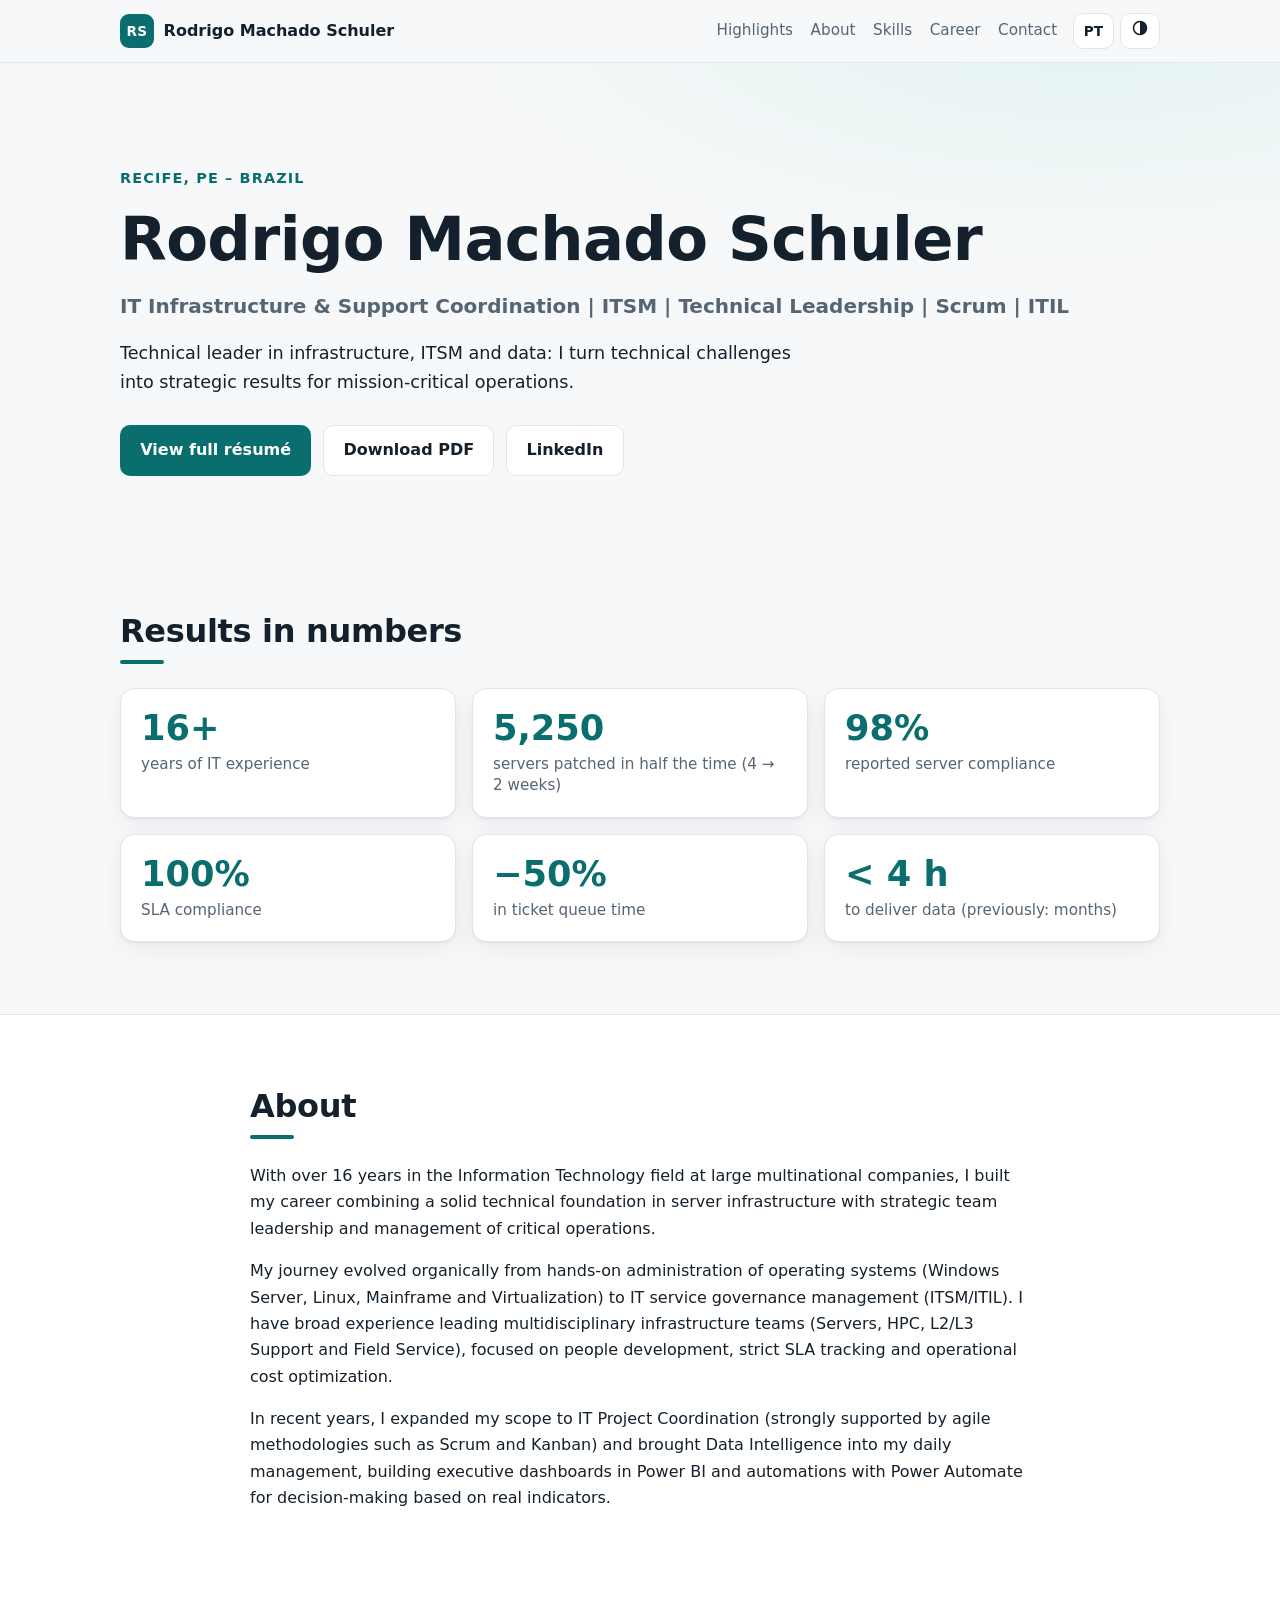
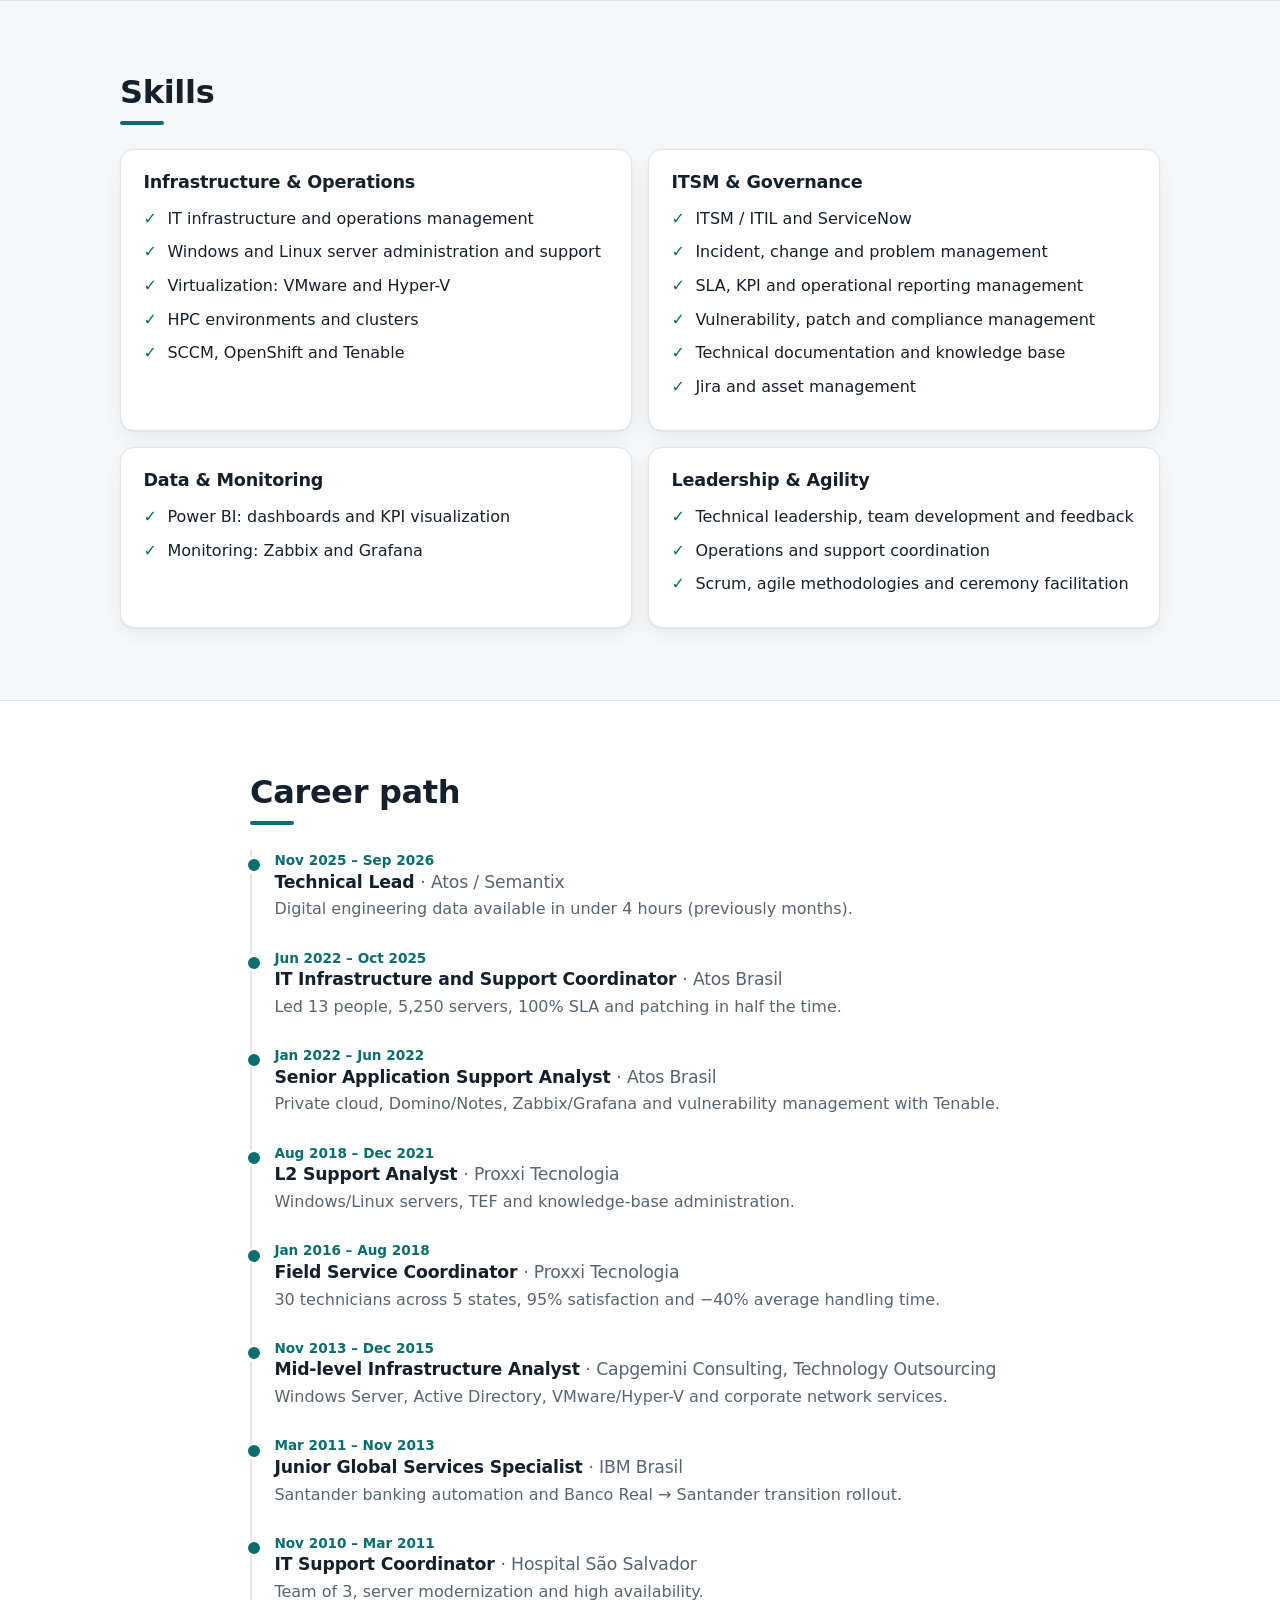
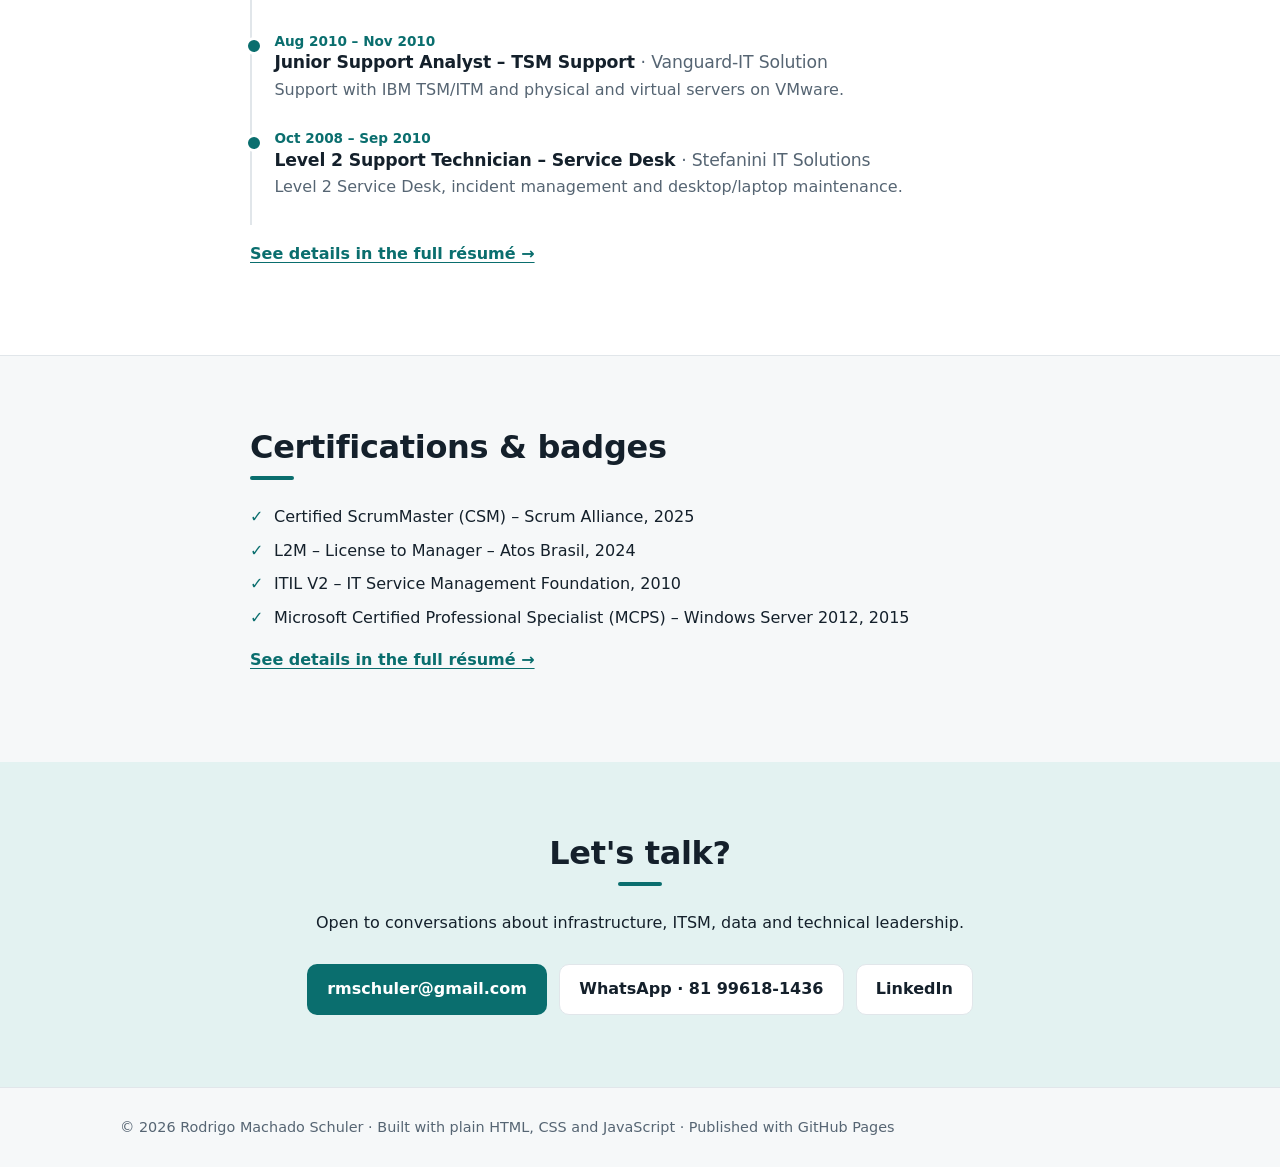
<file: index.html>
<!doctype html>
<html lang="pt-BR" data-lang="pt" data-theme="light">
<head>
<meta charset="utf-8">
<meta name="viewport" content="width=device-width, initial-scale=1">
<title>Rodrigo Machado Schuler | Infraestrutura, ITSM e Liderança Técnica</title>
<meta name="description" content="Profissional sênior de TI com mais de 16 anos em infraestrutura de servidores, ITSM/ITIL, Power BI e liderança técnica. Currículo e portfólio profissional.">
<meta name="author" content="Rodrigo Machado Schuler">
<meta name="theme-color" content="#0a6e6e">
<meta property="og:type" content="website">
<meta property="og:title" content="Rodrigo Machado Schuler | Infraestrutura, ITSM e Liderança Técnica">
<meta property="og:description" content="Profissional sênior de TI com mais de 16 anos em infraestrutura de servidores, ITSM/ITIL, Power BI e liderança técnica. Currículo e portfólio profissional.">
<link rel="icon" href="favicon.svg" type="image/svg+xml">
<script>
(function(){try{var d=document.documentElement,q=new URLSearchParams(location.search),
l=q.get('lang')||localStorage.getItem('lang')||((navigator.language||'pt').slice(0,2)==='en'?'en':'pt'),
t=q.get('theme')||localStorage.getItem('theme')||(matchMedia('(prefers-color-scheme: dark)').matches?'dark':'light');
l=l==='en'?'en':'pt';d.dataset.lang=l;d.lang=l==='en'?'en':'pt-BR';d.dataset.theme=t==='dark'?'dark':'light';}catch(x){}})();
</script>
<link rel="stylesheet" href="styles.css">
<script type="application/ld+json">{"@context": "https://schema.org", "@type": "Person", "name": "Rodrigo Machado Schuler", "jobTitle": "IT Infrastructure & Operations Leader", "sameAs": ["https://www.linkedin.com/in/rmschuler/"], "address": {"@type": "PostalAddress", "addressLocality": "Recife", "addressRegion": "PE", "addressCountry": "BR"}, "knowsAbout": ["ITIL", "ITSM", "ServiceNow", "Power BI", "VMware", "Scrum", "Linux", "Windows Server"]}</script>
</head>
<body data-title-pt="Rodrigo Machado Schuler | Infraestrutura, ITSM e Liderança Técnica" data-title-en="Rodrigo Machado Schuler | Infrastructure, ITSM &amp; Technical Leadership">
<a class="skip" href="#main"><span lang="pt">Ir para o conteúdo</span><span lang="en">Skip to content</span></a>
<header class="site-header no-print">
  <div class="wrap bar">
    <a class="brand" href="#topo" aria-label="Rodrigo Machado Schuler"><span class="mono">RS</span><span class="brand-name">Rodrigo Machado Schuler</span></a>
    <nav aria-label="Principal">
      <a href="#resultados"><span lang="pt">Resultados</span><span lang="en">Highlights</span></a>
      <a href="#sobre"><span lang="pt">Sobre</span><span lang="en">About</span></a>
      <a href="#competencias"><span lang="pt">Competências</span><span lang="en">Skills</span></a>
      <a href="#trajetoria"><span lang="pt">Trajetória</span><span lang="en">Career</span></a>
      <a href="#contato"><span lang="pt">Contato</span><span lang="en">Contact</span></a>
    </nav>
    <div class="toggles no-print">
  <button type="button" id="lang-toggle" class="icon-btn" aria-label="Alternar idioma / Switch language"><span lang="pt">EN</span><span lang="en">PT</span></button>
  <button type="button" id="theme-toggle" class="icon-btn" aria-label="Alternar tema claro/escuro / Toggle light/dark theme"><svg width="16" height="16" viewBox="0 0 16 16" aria-hidden="true"><circle cx="8" cy="8" r="6.5" fill="none" stroke="currentColor" stroke-width="1.5"/><path d="M8 1.5a6.5 6.5 0 0 1 0 13z" fill="currentColor"/></svg></button>
</div>
  </div>
</header>
<main id="main">
<section class="hero" id="topo">
  <div class="wrap">
    <p class="eyebrow"><span lang="pt">Recife, PE – Brasil</span><span lang="en">Recife, PE – Brazil</span></p>
    <h1>Rodrigo Machado Schuler</h1>
    <p class="headline"><span lang="pt">Coordenação de Infraestrutura e Sustentação de TI | ITSM | Liderança Técnica | Scrum | ITIL</span><span lang="en">IT Infrastructure &amp; Support Coordination | ITSM | Technical Leadership | Scrum | ITIL</span></p>
    <p class="lead"><span lang="pt">Líder técnico em infraestrutura, ITSM e dados: transformo desafios técnicos em resultados estratégicos para operações críticas.</span><span lang="en">Technical leader in infrastructure, ITSM and data: I turn technical challenges into strategic results for mission-critical operations.</span></p>
    <div class="cta">
      <a class="btn btn-primary" lang="pt" href="curriculo.html">Ver currículo completo</a>
      <a class="btn btn-primary" lang="en" href="curriculo.html">View full résumé</a>
      <a lang="pt" class="btn btn-ghost" href="curriculo-rodrigo-schuler-pt.pdf" download>Baixar PDF</a><a lang="en" class="btn btn-ghost" href="curriculo-rodrigo-schuler-en.pdf" download>Download PDF</a>
      <a class="btn btn-ghost" href="https://www.linkedin.com/in/rmschuler/" rel="me noopener" target="_blank">LinkedIn</a>
    </div>
  </div>
</section>
<section class="section" id="resultados">
  <div class="wrap">
    <h2><span lang="pt">Resultados em números</span><span lang="en">Results in numbers</span></h2>
    <ul class="tiles"><li class="tile"><span lang="pt" class="num">16+</span><span lang="en" class="num">16+</span><span lang="pt" class="lbl">anos de experiência em TI</span><span lang="en" class="lbl">years of IT experience</span></li><li class="tile"><span lang="pt" class="num">5.250</span><span lang="en" class="num">5,250</span><span lang="pt" class="lbl">servidores com patching em metade do tempo (4 → 2 semanas)</span><span lang="en" class="lbl">servers patched in half the time (4 → 2 weeks)</span></li><li class="tile"><span lang="pt" class="num">98%</span><span lang="en" class="num">98%</span><span lang="pt" class="lbl">de conformidade de servidores reportada</span><span lang="en" class="lbl">reported server compliance</span></li><li class="tile"><span lang="pt" class="num">100%</span><span lang="en" class="num">100%</span><span lang="pt" class="lbl">de cumprimento de SLA</span><span lang="en" class="lbl">SLA compliance</span></li><li class="tile"><span lang="pt" class="num">−50%</span><span lang="en" class="num">−50%</span><span lang="pt" class="lbl">no tempo de fila de chamados</span><span lang="en" class="lbl">in ticket queue time</span></li><li class="tile"><span lang="pt" class="num">&lt; 4 h</span><span lang="en" class="num">&lt; 4 h</span><span lang="pt" class="lbl">para disponibilizar dados (antes: meses)</span><span lang="en" class="lbl">to deliver data (previously: months)</span></li></ul>
  </div>
</section>
<section class="section alt" id="sobre">
  <div class="wrap narrow">
    <h2><span lang="pt">Sobre</span><span lang="en">About</span></h2>
    <p lang="pt">Com mais de 16 anos de trajetória na área de Tecnologia da Informação em grandes multinacionais, construí minha carreira combinando uma sólida base técnica em infraestrutura de servidores com a liderança estratégica de equipes e gestão de operações críticas.</p><p lang="en">With over 16 years in the Information Technology field at large multinational companies, I built my career combining a solid technical foundation in server infrastructure with strategic team leadership and management of critical operations.</p><p lang="pt">Minha jornada evoluiu organicamente da administração prática de sistemas operacionais (Windows Server, Linux, Mainframe e Virtualização) para a gestão da governança de serviços de TI (ITSM/ITIL). Tenho ampla experiência na liderança de equipes multidisciplinares de infraestrutura (Servidores, HPC, Suporte N2/N3 e Field Service), focando no desenvolvimento de pessoas, no acompanhamento rigoroso de SLAs e na otimização de custos operacionais.</p><p lang="en">My journey evolved organically from hands-on administration of operating systems (Windows Server, Linux, Mainframe and Virtualization) to IT service governance management (ITSM/ITIL). I have broad experience leading multidisciplinary infrastructure teams (Servers, HPC, L2/L3 Support and Field Service), focused on people development, strict SLA tracking and operational cost optimization.</p><p lang="pt">Nos últimos anos, expandi minha atuação para a Coordenação de Projetos de TI (com forte apoio de metodologias ágeis como Scrum e Kanban) e incorporei a Inteligência de Dados ao meu dia a dia de gestão, desenvolvendo painéis executivos em Power BI e automações com Power Automate para tomada de decisão baseada em indicadores reais.</p><p lang="en">In recent years, I expanded my scope to IT Project Coordination (strongly supported by agile methodologies such as Scrum and Kanban) and brought Data Intelligence into my daily management, building executive dashboards in Power BI and automations with Power Automate for decision-making based on real indicators.</p>
  </div>
</section>
<section class="section" id="competencias">
  <div class="wrap">
    <h2><span lang="pt">Competências</span><span lang="en">Skills</span></h2>
    <div class="cards"><article class="card"><h3><span lang="pt">Infraestrutura &amp; Operações</span><span lang="en">Infrastructure &amp; Operations</span></h3><ul class="checks"><li><span lang="pt">Gestão de infraestrutura e operações de TI</span><span lang="en">IT infrastructure and operations management</span></li><li><span lang="pt">Administração e sustentação de servidores Windows e Linux</span><span lang="en">Windows and Linux server administration and support</span></li><li><span lang="pt">Virtualização: VMware e Hyper-V</span><span lang="en">Virtualization: VMware and Hyper-V</span></li><li><span lang="pt">Ambientes HPC e clusters</span><span lang="en">HPC environments and clusters</span></li><li><span lang="pt">SCCM, OpenShift e Tenable</span><span lang="en">SCCM, OpenShift and Tenable</span></li></ul></article><article class="card"><h3><span lang="pt">ITSM &amp; Governança</span><span lang="en">ITSM &amp; Governance</span></h3><ul class="checks"><li><span lang="pt">ITSM / ITIL e ServiceNow</span><span lang="en">ITSM / ITIL and ServiceNow</span></li><li><span lang="pt">Gestão de incidentes, mudanças e problemas</span><span lang="en">Incident, change and problem management</span></li><li><span lang="pt">Gestão de SLA, indicadores e relatórios operacionais</span><span lang="en">SLA, KPI and operational reporting management</span></li><li><span lang="pt">Gestão de vulnerabilidades, patches e conformidade</span><span lang="en">Vulnerability, patch and compliance management</span></li><li><span lang="pt">Documentação técnica e base de conhecimento</span><span lang="en">Technical documentation and knowledge base</span></li><li><span lang="pt">Jira e gestão de ativos</span><span lang="en">Jira and asset management</span></li></ul></article><article class="card"><h3><span lang="pt">Dados &amp; Monitoramento</span><span lang="en">Data &amp; Monitoring</span></h3><ul class="checks"><li><span lang="pt">Power BI: dashboards e visualização de indicadores</span><span lang="en">Power BI: dashboards and KPI visualization</span></li><li><span lang="pt">Monitoramento: Zabbix e Grafana</span><span lang="en">Monitoring: Zabbix and Grafana</span></li></ul></article><article class="card"><h3><span lang="pt">Liderança &amp; Agilidade</span><span lang="en">Leadership &amp; Agility</span></h3><ul class="checks"><li><span lang="pt">Liderança técnica, desenvolvimento de equipes e feedback</span><span lang="en">Technical leadership, team development and feedback</span></li><li><span lang="pt">Coordenação de operação e suporte</span><span lang="en">Operations and support coordination</span></li><li><span lang="pt">Scrum, metodologias ágeis e facilitação de cerimônias</span><span lang="en">Scrum, agile methodologies and ceremony facilitation</span></li></ul></article></div>
  </div>
</section>
<section class="section alt" id="trajetoria">
  <div class="wrap narrow">
    <h2><span lang="pt">Trajetória profissional</span><span lang="en">Career path</span></h2>
    <ol class="timeline"><li lang="pt"><time>nov/2025 – set/2026</time><h3>Líder Técnico <span class="at">· Atos / Semantix</span></h3><p>Dados de engenharia digital disponíveis em menos de 4 horas (antes: meses).</p></li><li lang="en"><time>Nov 2025 – Sep 2026</time><h3>Technical Lead <span class="at">· Atos / Semantix</span></h3><p>Digital engineering data available in under 4 hours (previously months).</p></li><li lang="pt"><time>jun/2022 – out/2025</time><h3>Coordenador de Infraestrutura e Sustentação de TI <span class="at">· Atos Brasil</span></h3><p>13 pessoas lideradas, 5.250 servidores, 100% de SLA e patching em metade do tempo.</p></li><li lang="en"><time>Jun 2022 – Oct 2025</time><h3>IT Infrastructure and Support Coordinator <span class="at">· Atos Brasil</span></h3><p>Led 13 people, 5,250 servers, 100% SLA and patching in half the time.</p></li><li lang="pt"><time>jan/2022 – jun/2022</time><h3>Analista de Suporte a Aplicações Sênior <span class="at">· Atos Brasil</span></h3><p>Nuvem privada, Domino/Notes, Zabbix/Grafana e vulnerabilidades com Tenable.</p></li><li lang="en"><time>Jan 2022 – Jun 2022</time><h3>Senior Application Support Analyst <span class="at">· Atos Brasil</span></h3><p>Private cloud, Domino/Notes, Zabbix/Grafana and vulnerability management with Tenable.</p></li><li lang="pt"><time>ago/2018 – dez/2021</time><h3>Analista de Suporte N2 <span class="at">· Proxxi Tecnologia</span></h3><p>Servidores Windows/Linux, TEF e administração da base de conhecimento.</p></li><li lang="en"><time>Aug 2018 – Dec 2021</time><h3>L2 Support Analyst <span class="at">· Proxxi Tecnologia</span></h3><p>Windows/Linux servers, TEF and knowledge-base administration.</p></li><li lang="pt"><time>jan/2016 – ago/2018</time><h3>Coordenador Field Service <span class="at">· Proxxi Tecnologia</span></h3><p>30 técnicos em 5 estados, 95% de satisfação e −40% no tempo médio de atendimento.</p></li><li lang="en"><time>Jan 2016 – Aug 2018</time><h3>Field Service Coordinator <span class="at">· Proxxi Tecnologia</span></h3><p>30 technicians across 5 states, 95% satisfaction and −40% average handling time.</p></li><li lang="pt"><time>nov/2013 – dez/2015</time><h3>Analista de Infraestrutura Pleno <span class="at">· Capgemini Consulting, Technology Outsourcing</span></h3><p>Windows Server, Active Directory, VMware/Hyper-V e serviços de rede corporativa.</p></li><li lang="en"><time>Nov 2013 – Dec 2015</time><h3>Mid-level Infrastructure Analyst <span class="at">· Capgemini Consulting, Technology Outsourcing</span></h3><p>Windows Server, Active Directory, VMware/Hyper-V and corporate network services.</p></li><li lang="pt"><time>mar/2011 – nov/2013</time><h3>Especialista de Serviços Global Júnior <span class="at">· IBM Brasil</span></h3><p>Automação bancária Santander e rollout de transição Banco Real → Santander.</p></li><li lang="en"><time>Mar 2011 – Nov 2013</time><h3>Junior Global Services Specialist <span class="at">· IBM Brasil</span></h3><p>Santander banking automation and Banco Real → Santander transition rollout.</p></li><li lang="pt"><time>nov/2010 – mar/2011</time><h3>Coordenador de Suporte de TI <span class="at">· Hospital São Salvador</span></h3><p>Equipe de 3 profissionais, modernização de servidores e alta disponibilidade.</p></li><li lang="en"><time>Nov 2010 – Mar 2011</time><h3>IT Support Coordinator <span class="at">· Hospital São Salvador</span></h3><p>Team of 3, server modernization and high availability.</p></li><li lang="pt"><time>ago/2010 – nov/2010</time><h3>Analista de Suporte Júnior – Suporte TSM <span class="at">· Vanguard-IT Solution</span></h3><p>Suporte com IBM TSM/ITM e servidores físicos e virtuais em VMware.</p></li><li lang="en"><time>Aug 2010 – Nov 2010</time><h3>Junior Support Analyst – TSM Support <span class="at">· Vanguard-IT Solution</span></h3><p>Support with IBM TSM/ITM and physical and virtual servers on VMware.</p></li><li lang="pt"><time>out/2008 – set/2010</time><h3>Técnico de Suporte Nível 2 – Service Desk <span class="at">· Stefanini IT Solutions</span></h3><p>Service Desk N2, gestão de incidentes e manutenção de desktops e notebooks.</p></li><li lang="en"><time>Oct 2008 – Sep 2010</time><h3>Level 2 Support Technician – Service Desk <span class="at">· Stefanini IT Solutions</span></h3><p>Level 2 Service Desk, incident management and desktop/laptop maintenance.</p></li></ol>
    <p class="more"><a lang="pt" href="curriculo.html">Ver detalhes no currículo completo →</a><a lang="en" href="curriculo.html">See details in the full résumé →</a></p>
  </div>
</section>
<section class="section" id="certificacoes">
  <div class="wrap narrow">
    <h2><span lang="pt">Certificações e badges</span><span lang="en">Certifications &amp; badges</span></h2>
    <ul class="checks"><li><span lang="pt">Certified ScrumMaster (CSM) – Scrum Alliance, 2025</span><span lang="en">Certified ScrumMaster (CSM) – Scrum Alliance, 2025</span></li><li><span lang="pt">L2M – License to Manager – Atos Brasil, 2024</span><span lang="en">L2M – License to Manager – Atos Brasil, 2024</span></li><li><span lang="pt">ITIL V2 – IT Service Management Foundation, 2010</span><span lang="en">ITIL V2 – IT Service Management Foundation, 2010</span></li><li><span lang="pt">Microsoft Certified Professional Specialist (MCPS) – Windows Server 2012, 2015</span><span lang="en">Microsoft Certified Professional Specialist (MCPS) – Windows Server 2012, 2015</span></li></ul>
    <p class="more"><a lang="pt" href="curriculo.html#certificacoes">Ver detalhes no currículo completo →</a><a lang="en" href="curriculo.html#certificacoes">See details in the full résumé →</a></p>
  </div>
</section>
<section class="section contact" id="contato">
  <div class="wrap narrow center">
    <h2><span lang="pt">Vamos conversar?</span><span lang="en">Let&#x27;s talk?</span></h2>
    <p><span lang="pt">Aberto a conversas sobre infraestrutura, ITSM, dados e liderança técnica.</span><span lang="en">Open to conversations about infrastructure, ITSM, data and technical leadership.</span></p>
    <div class="cta center">
      <a class="btn btn-primary" href="mailto:rmschuler@gmail.com">rmschuler@gmail.com</a>
      <a class="btn btn-ghost" href="https://wa.me/5581996181436" rel="noopener" target="_blank">WhatsApp · 81 99618-1436</a>
      <a class="btn btn-ghost" href="https://www.linkedin.com/in/rmschuler/" rel="me noopener" target="_blank">LinkedIn</a>
    </div>
  </div>
</section>
</main>
<footer class="site-footer">
  <div class="wrap">
    <p>© 2026 Rodrigo Machado Schuler · <span lang="pt">Feito com HTML, CSS e JavaScript puros · Publicado com GitHub Pages</span><span lang="en">Built with plain HTML, CSS and JavaScript · Published with GitHub Pages</span></p>
  </div>
</footer>
<script src="app.js" defer></script>
</body>
</html>
</file>
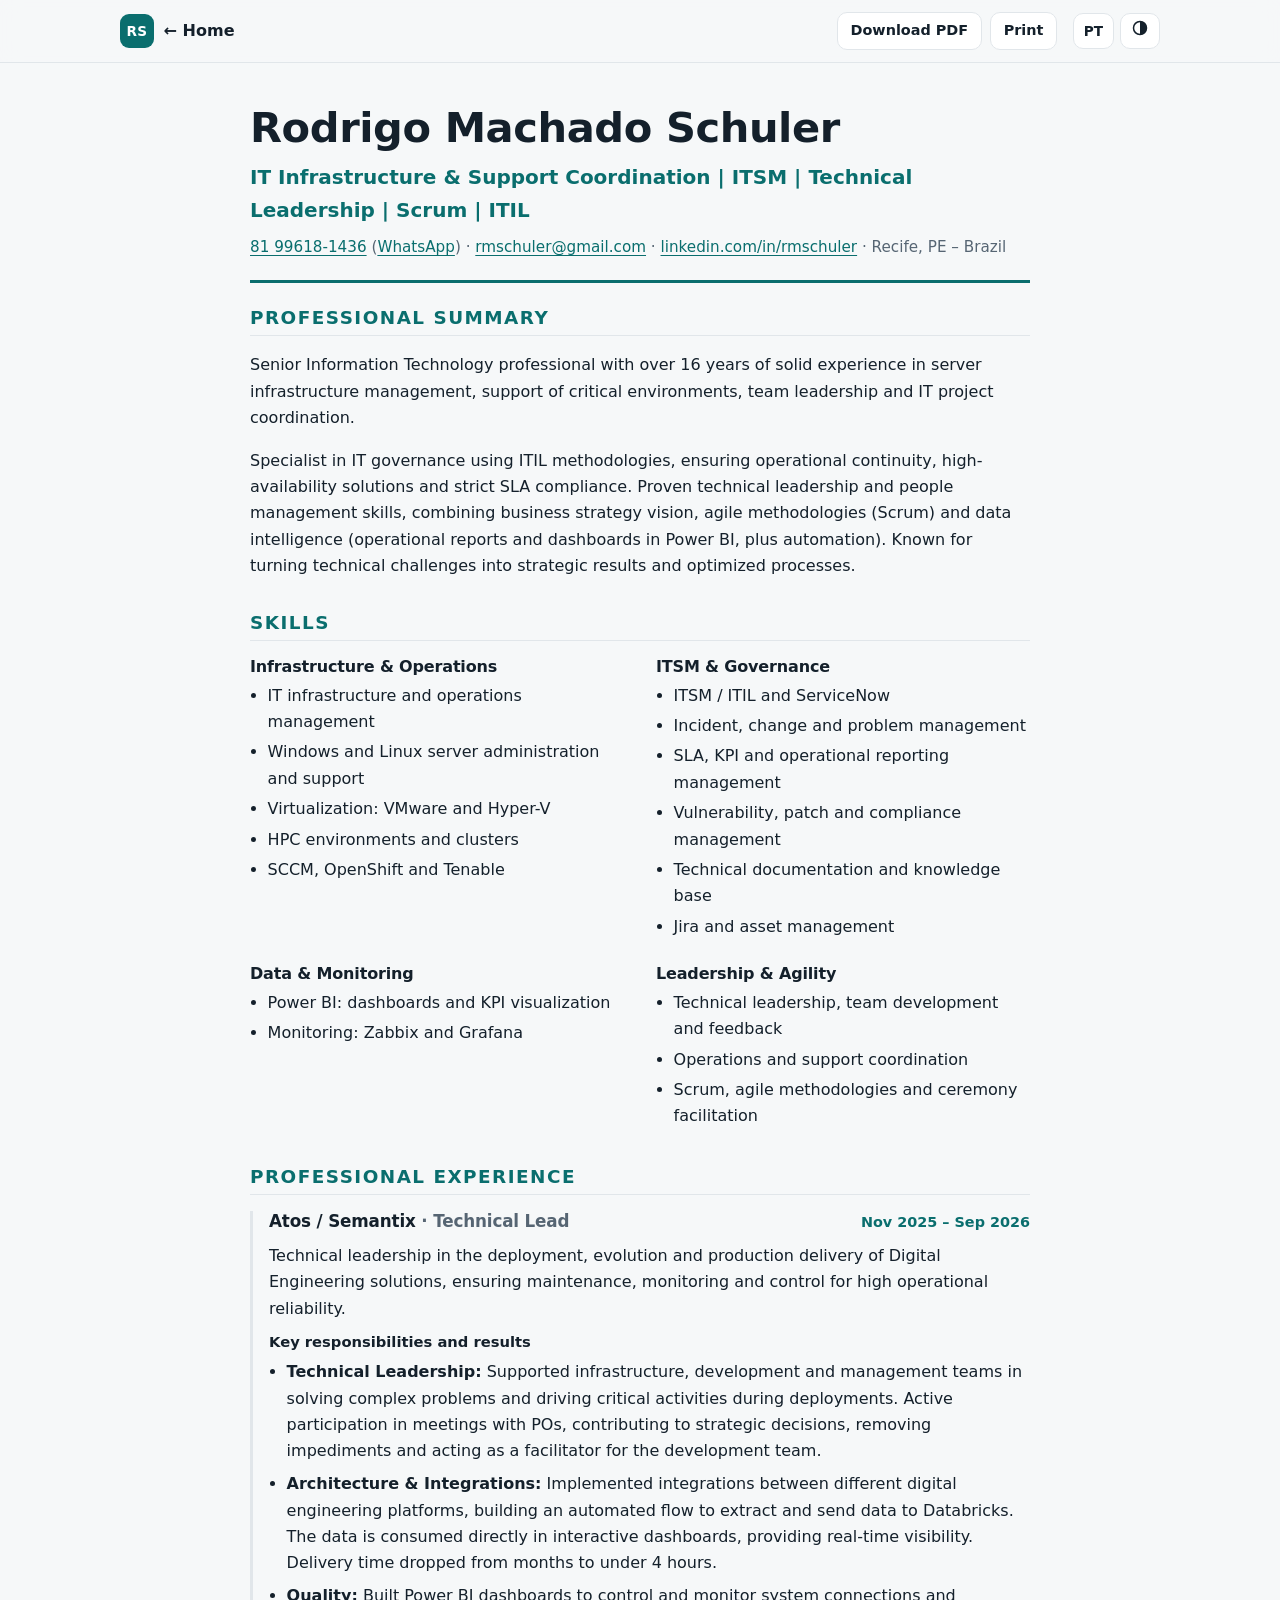
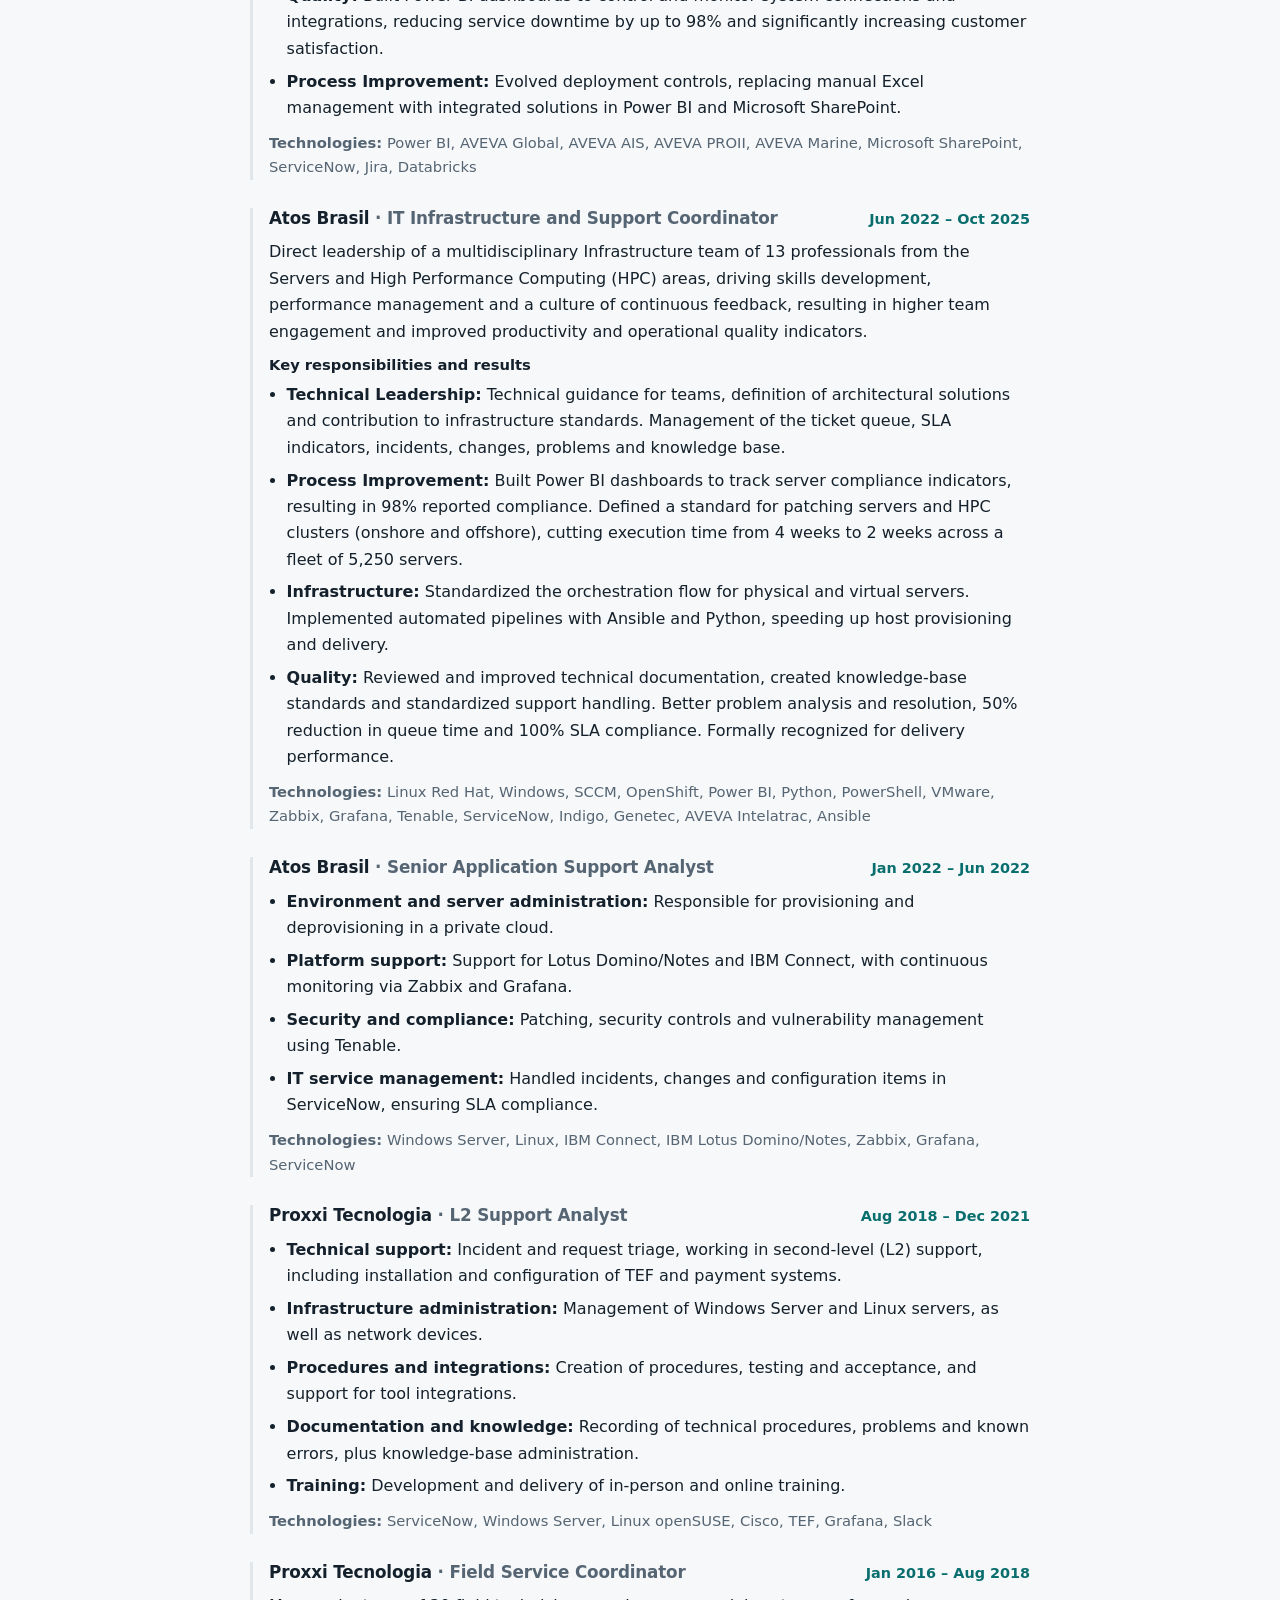
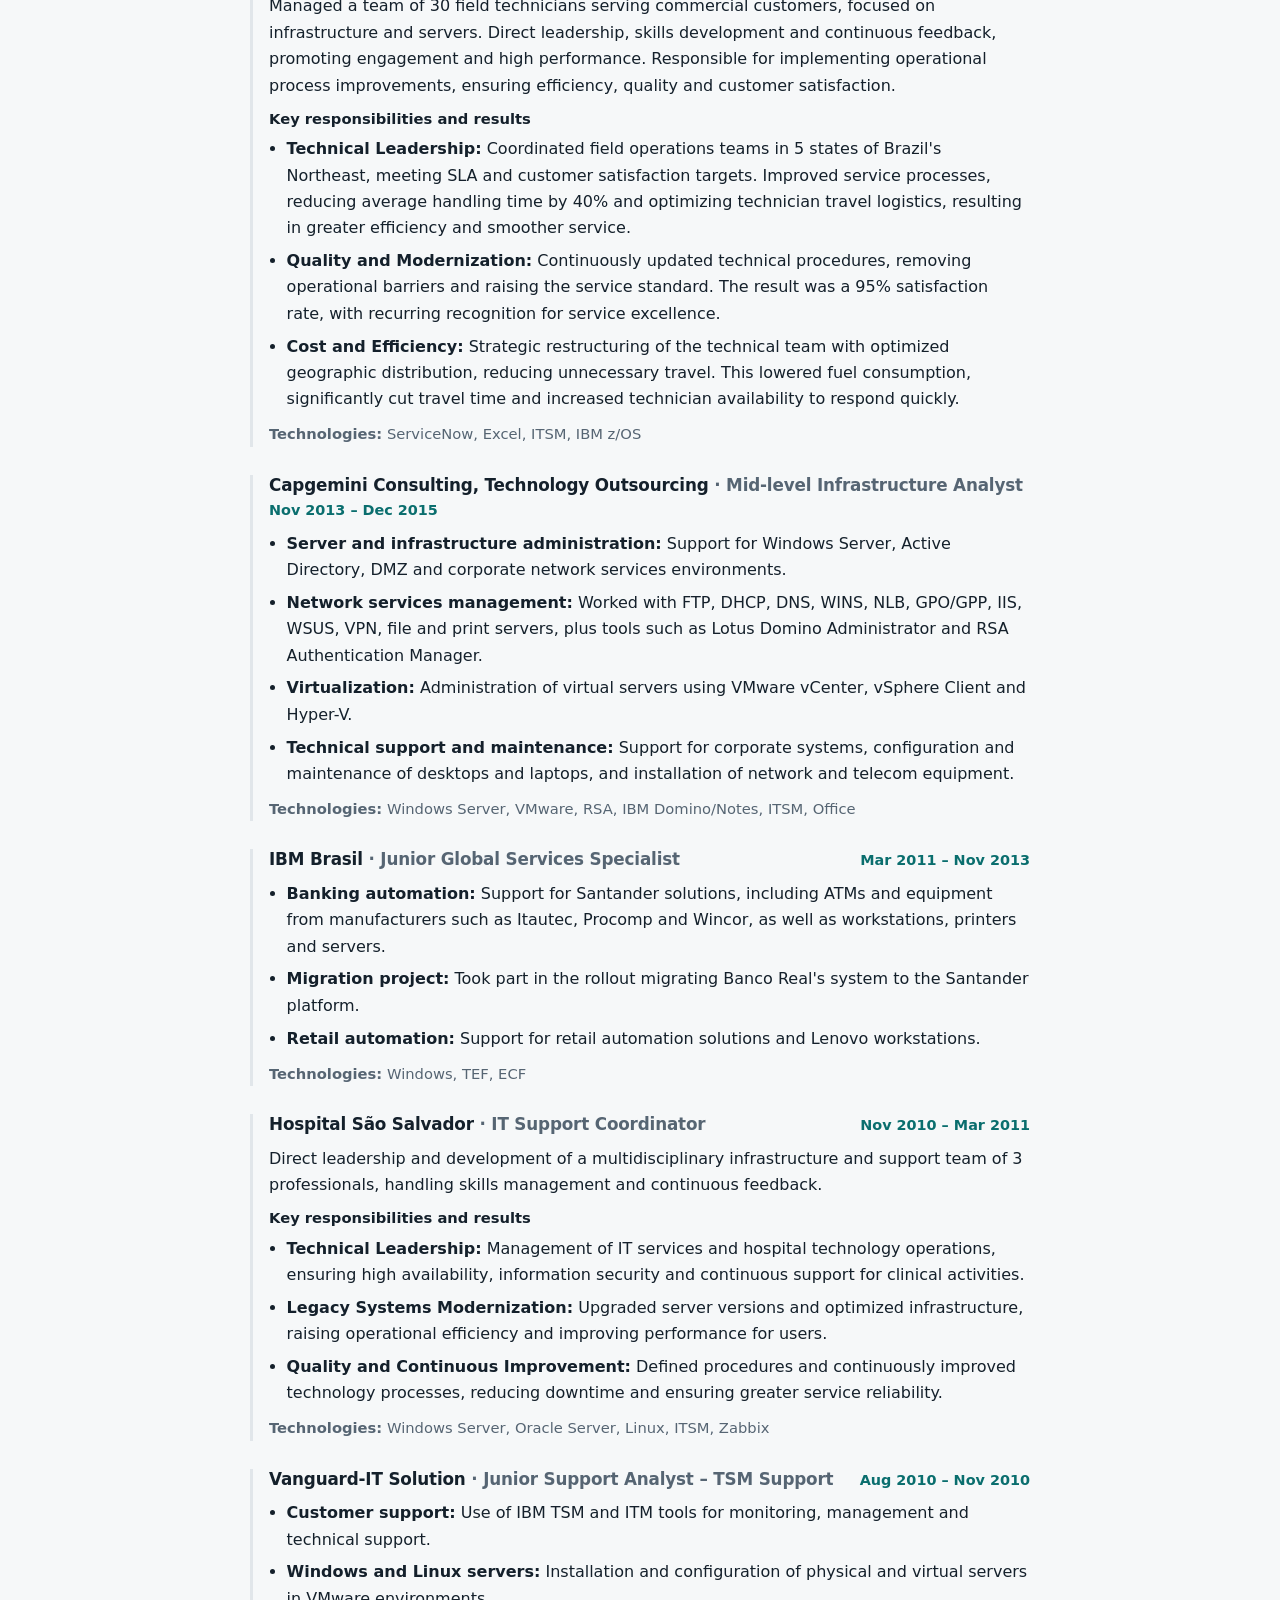
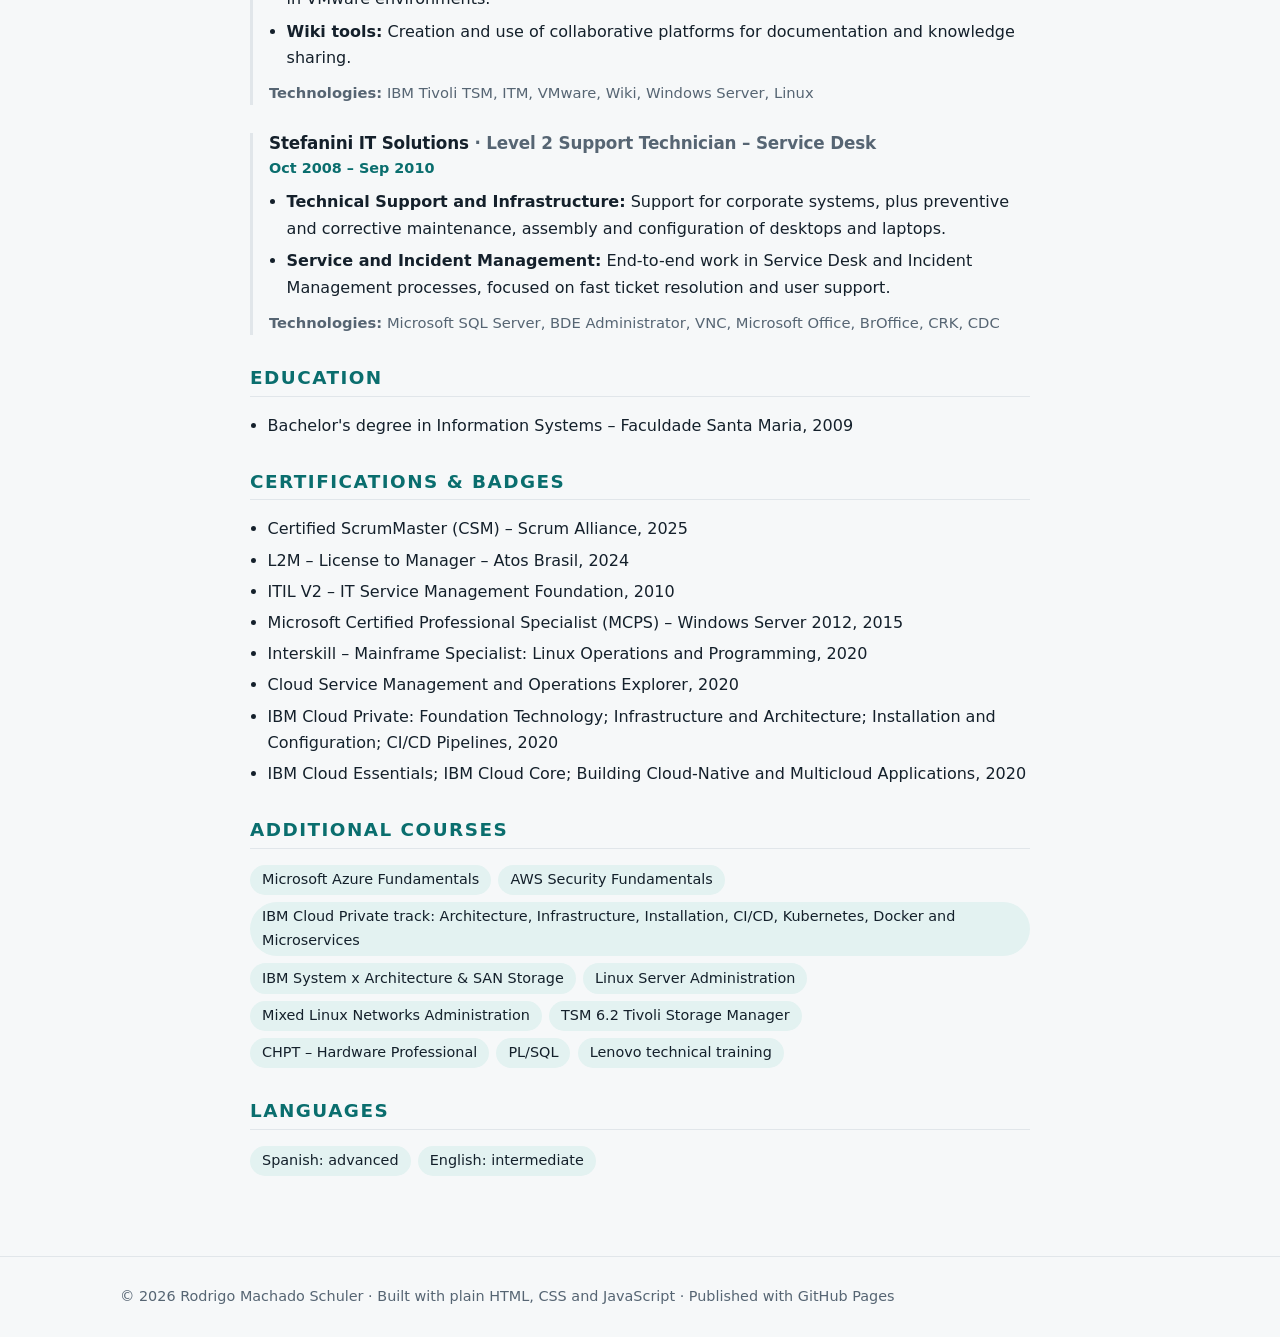
<file: curriculo.html>
<!doctype html>
<html lang="pt-BR" data-lang="pt" data-theme="light">
<head>
<meta charset="utf-8">
<meta name="viewport" content="width=device-width, initial-scale=1">
<title>Rodrigo Machado Schuler | Infraestrutura, ITSM e Liderança Técnica</title>
<meta name="description" content="Profissional sênior de TI com mais de 16 anos em infraestrutura de servidores, ITSM/ITIL, Power BI e liderança técnica. Currículo e portfólio profissional.">
<meta name="author" content="Rodrigo Machado Schuler">
<meta name="theme-color" content="#0a6e6e">
<meta property="og:type" content="website">
<meta property="og:title" content="Rodrigo Machado Schuler | Infraestrutura, ITSM e Liderança Técnica">
<meta property="og:description" content="Profissional sênior de TI com mais de 16 anos em infraestrutura de servidores, ITSM/ITIL, Power BI e liderança técnica. Currículo e portfólio profissional.">
<link rel="icon" href="favicon.svg" type="image/svg+xml">
<script>
(function(){try{var d=document.documentElement,q=new URLSearchParams(location.search),
l=q.get('lang')||localStorage.getItem('lang')||((navigator.language||'pt').slice(0,2)==='en'?'en':'pt'),
t=q.get('theme')||localStorage.getItem('theme')||(matchMedia('(prefers-color-scheme: dark)').matches?'dark':'light');
l=l==='en'?'en':'pt';d.dataset.lang=l;d.lang=l==='en'?'en':'pt-BR';d.dataset.theme=t==='dark'?'dark':'light';}catch(x){}})();
</script>
<link rel="stylesheet" href="styles.css">
<link rel="stylesheet" href="curriculo.css">
<script type="application/ld+json">{"@context": "https://schema.org", "@type": "Person", "name": "Rodrigo Machado Schuler", "jobTitle": "IT Infrastructure & Operations Leader", "sameAs": ["https://www.linkedin.com/in/rmschuler/"], "address": {"@type": "PostalAddress", "addressLocality": "Recife", "addressRegion": "PE", "addressCountry": "BR"}, "knowsAbout": ["ITIL", "ITSM", "ServiceNow", "Power BI", "VMware", "Scrum", "Linux", "Windows Server"]}</script>
</head>
<body data-title-pt="Rodrigo Machado Schuler | Infraestrutura, ITSM e Liderança Técnica" data-title-en="Rodrigo Machado Schuler | Infrastructure, ITSM &amp; Technical Leadership">
<a class="skip" href="#main"><span lang="pt">Ir para o conteúdo</span><span lang="en">Skip to content</span></a>
<header class="site-header no-print">
  <div class="wrap bar">
    <a class="brand" href="index.html"><span class="mono">RS</span><span class="brand-name"><span lang="pt">← Início</span><span lang="en">← Home</span></span></a>
    <div class="actions">
      <a lang="pt" class="btn btn-ghost btn-sm" href="curriculo-rodrigo-schuler-pt.pdf" download>Baixar PDF</a><a lang="en" class="btn btn-ghost btn-sm" href="curriculo-rodrigo-schuler-en.pdf" download>Download PDF</a>
      <button type="button" class="btn btn-ghost btn-sm js-print"><span lang="pt">Imprimir</span><span lang="en">Print</span></button>
    </div>
    <div class="toggles no-print">
  <button type="button" id="lang-toggle" class="icon-btn" aria-label="Alternar idioma / Switch language"><span lang="pt">EN</span><span lang="en">PT</span></button>
  <button type="button" id="theme-toggle" class="icon-btn" aria-label="Alternar tema claro/escuro / Toggle light/dark theme"><svg width="16" height="16" viewBox="0 0 16 16" aria-hidden="true"><circle cx="8" cy="8" r="6.5" fill="none" stroke="currentColor" stroke-width="1.5"/><path d="M8 1.5a6.5 6.5 0 0 1 0 13z" fill="currentColor"/></svg></button>
</div>
  </div>
</header>
<main id="main" class="cv">
<div class="wrap narrow">
  <header class="cv-head">
    <h1>Rodrigo Machado Schuler</h1>
    <p class="headline"><span lang="pt">Coordenação de Infraestrutura e Sustentação de TI | ITSM | Liderança Técnica | Scrum | ITIL</span><span lang="en">IT Infrastructure &amp; Support Coordination | ITSM | Technical Leadership | Scrum | ITIL</span></p>
    <p class="contact-line"><a href="tel:+5581996181436">81 99618-1436</a> (<a href="https://wa.me/5581996181436" rel="noopener" target="_blank">WhatsApp</a>) <span aria-hidden="true">·</span> <a href="mailto:rmschuler@gmail.com">rmschuler@gmail.com</a> <span aria-hidden="true">·</span> <a href="https://www.linkedin.com/in/rmschuler/" rel="me noopener" target="_blank">linkedin.com/in/rmschuler</a> <span aria-hidden="true">·</span> <span lang="pt">Recife, PE – Brasil</span><span lang="en">Recife, PE – Brazil</span></p>
  </header>
<section class="cv-sec"><h2><span lang="pt">Resumo profissional</span><span lang="en">Professional summary</span></h2><p lang="pt">Profissional sênior de Tecnologia da Informação com mais de 16 anos de experiência consolidada em gestão de infraestrutura de servidores, sustentação de ambientes críticos, liderança de equipes e coordenação de projetos de TI.</p><p lang="en">Senior Information Technology professional with over 16 years of solid experience in server infrastructure management, support of critical environments, team leadership and IT project coordination.</p><p lang="pt">Especialista na governança de TI utilizando metodologias ITIL, garantindo a continuidade operacional, entrega de soluções de alta disponibilidade e o cumprimento rigoroso de SLAs. Comprovada habilidade na liderança técnica e gestão de pessoas, aliando visão estratégica de negócio, metodologias ágeis (Scrum) e inteligência de dados (desenvolvimento de relatórios e dashboards operacionais em Power BI e automações). Reconhecido por transformar desafios técnicos em resultados estratégicos, para otimização de processos.</p><p lang="en">Specialist in IT governance using ITIL methodologies, ensuring operational continuity, high-availability solutions and strict SLA compliance. Proven technical leadership and people management skills, combining business strategy vision, agile methodologies (Scrum) and data intelligence (operational reports and dashboards in Power BI, plus automation). Known for turning technical challenges into strategic results and optimized processes.</p></section><section class="cv-sec" id="competencias"><h2><span lang="pt">Competências</span><span lang="en">Skills</span></h2><div class="skill-grid"><div class="skill-group"><h3><span lang="pt">Infraestrutura &amp; Operações</span><span lang="en">Infrastructure &amp; Operations</span></h3><ul><li><span lang="pt">Gestão de infraestrutura e operações de TI</span><span lang="en">IT infrastructure and operations management</span></li><li><span lang="pt">Administração e sustentação de servidores Windows e Linux</span><span lang="en">Windows and Linux server administration and support</span></li><li><span lang="pt">Virtualização: VMware e Hyper-V</span><span lang="en">Virtualization: VMware and Hyper-V</span></li><li><span lang="pt">Ambientes HPC e clusters</span><span lang="en">HPC environments and clusters</span></li><li><span lang="pt">SCCM, OpenShift e Tenable</span><span lang="en">SCCM, OpenShift and Tenable</span></li></ul></div><div class="skill-group"><h3><span lang="pt">ITSM &amp; Governança</span><span lang="en">ITSM &amp; Governance</span></h3><ul><li><span lang="pt">ITSM / ITIL e ServiceNow</span><span lang="en">ITSM / ITIL and ServiceNow</span></li><li><span lang="pt">Gestão de incidentes, mudanças e problemas</span><span lang="en">Incident, change and problem management</span></li><li><span lang="pt">Gestão de SLA, indicadores e relatórios operacionais</span><span lang="en">SLA, KPI and operational reporting management</span></li><li><span lang="pt">Gestão de vulnerabilidades, patches e conformidade</span><span lang="en">Vulnerability, patch and compliance management</span></li><li><span lang="pt">Documentação técnica e base de conhecimento</span><span lang="en">Technical documentation and knowledge base</span></li><li><span lang="pt">Jira e gestão de ativos</span><span lang="en">Jira and asset management</span></li></ul></div><div class="skill-group"><h3><span lang="pt">Dados &amp; Monitoramento</span><span lang="en">Data &amp; Monitoring</span></h3><ul><li><span lang="pt">Power BI: dashboards e visualização de indicadores</span><span lang="en">Power BI: dashboards and KPI visualization</span></li><li><span lang="pt">Monitoramento: Zabbix e Grafana</span><span lang="en">Monitoring: Zabbix and Grafana</span></li></ul></div><div class="skill-group"><h3><span lang="pt">Liderança &amp; Agilidade</span><span lang="en">Leadership &amp; Agility</span></h3><ul><li><span lang="pt">Liderança técnica, desenvolvimento de equipes e feedback</span><span lang="en">Technical leadership, team development and feedback</span></li><li><span lang="pt">Coordenação de operação e suporte</span><span lang="en">Operations and support coordination</span></li><li><span lang="pt">Scrum, metodologias ágeis e facilitação de cerimônias</span><span lang="en">Scrum, agile methodologies and ceremony facilitation</span></li></ul></div></div></section><section class="cv-sec" id="experiencia"><h2><span lang="pt">Experiência profissional</span><span lang="en">Professional experience</span></h2><article lang="pt" class="job"><header><h3>Atos / Semantix <span class="role">· Líder Técnico</span></h3><time datetime="2025-11">nov/2025 – set/2026</time></header><p class="job-intro">Liderança técnica na implantação, evolução e entrega em produção de soluções de Engenharia Digital, assegurando manutenção, monitoramento e controle para garantir alta confiabilidade operacional.</p><p class="job-sub">Principais responsabilidades e resultados</p><ul><li><strong>Liderança Técnica:</strong> Apoio às equipes de infraestrutura, desenvolvimento e gestão na resolução de problemas complexos e na condução de atividades críticas durante implantações. Participação ativa em reuniões com POs, contribuindo para definições estratégicas, remoção de impedimentos e atuação como facilitador para o time de desenvolvimento.</li><li><strong>Arquitetura e Integrações:</strong> Implementação de integrações entre diferentes plataformas de engenharia digital, estruturando um fluxo automatizado de extração e envio de dados para o Databricks. Os dados passaram a ser consumidos diretamente em dashboards interativos, garantindo visibilidade em tempo real. O tempo de disponibilização foi reduzido de meses para menos de 4 horas.</li><li><strong>Qualidade:</strong> Desenvolvimento de painéis em Power BI para controle e monitoramento das conexões e integrações sistêmicas, reduzindo a indisponibilidade dos serviços em até 98% e aumentando significativamente a satisfação dos clientes.</li><li><strong>Melhoria de Processos:</strong> Evolução dos controles de implantação, substituindo o gerenciamento manual em Excel por soluções integradas no Power BI e Microsoft SharePoint.</li></ul><p class="tech"><strong>Tecnologias:</strong> Power BI, AVEVA Global, AVEVA AIS, AVEVA PROII, AVEVA Marine, Microsoft SharePoint, ServiceNow, Jira, Databricks</p></article><article lang="en" class="job"><header><h3>Atos / Semantix <span class="role">· Technical Lead</span></h3><time datetime="2025-11">Nov 2025 – Sep 2026</time></header><p class="job-intro">Technical leadership in the deployment, evolution and production delivery of Digital Engineering solutions, ensuring maintenance, monitoring and control for high operational reliability.</p><p class="job-sub">Key responsibilities and results</p><ul><li><strong>Technical Leadership:</strong> Supported infrastructure, development and management teams in solving complex problems and driving critical activities during deployments. Active participation in meetings with POs, contributing to strategic decisions, removing impediments and acting as a facilitator for the development team.</li><li><strong>Architecture &amp; Integrations:</strong> Implemented integrations between different digital engineering platforms, building an automated flow to extract and send data to Databricks. The data is consumed directly in interactive dashboards, providing real-time visibility. Delivery time dropped from months to under 4 hours.</li><li><strong>Quality:</strong> Built Power BI dashboards to control and monitor system connections and integrations, reducing service downtime by up to 98% and significantly increasing customer satisfaction.</li><li><strong>Process Improvement:</strong> Evolved deployment controls, replacing manual Excel management with integrated solutions in Power BI and Microsoft SharePoint.</li></ul><p class="tech"><strong>Technologies:</strong> Power BI, AVEVA Global, AVEVA AIS, AVEVA PROII, AVEVA Marine, Microsoft SharePoint, ServiceNow, Jira, Databricks</p></article><article lang="pt" class="job"><header><h3>Atos Brasil <span class="role">· Coordenador de Infraestrutura e Sustentação de TI</span></h3><time datetime="2022-06">jun/2022 – out/2025</time></header><p class="job-intro">Atuação na liderança direta de equipe multidisciplinar de Infraestrutura, composta por 13 profissionais das áreas de Servidores e High Performance Computing (HPC), conduzindo o desenvolvimento de competências, gestão de desempenho e fortalecimento da cultura de feedback contínuo, resultando em aumento do engajamento da equipe e melhoria dos indicadores de produtividade e qualidade operacional.</p><p class="job-sub">Principais responsabilidades e resultados</p><ul><li><strong>Liderança Técnica:</strong> Orientação técnica de equipes, definição de soluções arquiteturais e contribuição para padrões de infraestrutura. Gestão de fila de chamados, indicadores de SLA, incidentes, mudanças, problemas e base de conhecimento.</li><li><strong>Melhoria de Processos:</strong> Criação de painéis em Power BI para acompanhamento de indicadores de conformidade de servidores, resultando em 98% de conformidade reportada. Estruturação de padrão para aplicação de patches em servidores e clusters HPC (onshore e offshore), reduzindo o tempo de execução de 4 semanas para 2 semanas em um parque de 5.250 servidores.</li><li><strong>Infraestrutura:</strong> Padronização do fluxo de orquestração de servidores físicos e virtuais. Implementação de pipelines automatizados com Ansible e Python, acelerando o aprovisionamento e entrega de hosts.</li><li><strong>Qualidade:</strong> Revisão e aprimoramento da documentação técnica, criação de padrões de base de conhecimento e padronização dos atendimentos. Melhoria na análise e solução de problemas, redução de 50% no tempo de fila e garantia de 100% de cumprimento do SLA. Reconhecimento formal pelo desempenho nas entregas.</li></ul><p class="tech"><strong>Tecnologias:</strong> Linux Red Hat, Windows, SCCM, OpenShift, Power BI, Python, PowerShell, VMware, Zabbix, Grafana, Tenable, ServiceNow, Indigo, Genetec, AVEVA Intelatrac, Ansible</p></article><article lang="en" class="job"><header><h3>Atos Brasil <span class="role">· IT Infrastructure and Support Coordinator</span></h3><time datetime="2022-06">Jun 2022 – Oct 2025</time></header><p class="job-intro">Direct leadership of a multidisciplinary Infrastructure team of 13 professionals from the Servers and High Performance Computing (HPC) areas, driving skills development, performance management and a culture of continuous feedback, resulting in higher team engagement and improved productivity and operational quality indicators.</p><p class="job-sub">Key responsibilities and results</p><ul><li><strong>Technical Leadership:</strong> Technical guidance for teams, definition of architectural solutions and contribution to infrastructure standards. Management of the ticket queue, SLA indicators, incidents, changes, problems and knowledge base.</li><li><strong>Process Improvement:</strong> Built Power BI dashboards to track server compliance indicators, resulting in 98% reported compliance. Defined a standard for patching servers and HPC clusters (onshore and offshore), cutting execution time from 4 weeks to 2 weeks across a fleet of 5,250 servers.</li><li><strong>Infrastructure:</strong> Standardized the orchestration flow for physical and virtual servers. Implemented automated pipelines with Ansible and Python, speeding up host provisioning and delivery.</li><li><strong>Quality:</strong> Reviewed and improved technical documentation, created knowledge-base standards and standardized support handling. Better problem analysis and resolution, 50% reduction in queue time and 100% SLA compliance. Formally recognized for delivery performance.</li></ul><p class="tech"><strong>Technologies:</strong> Linux Red Hat, Windows, SCCM, OpenShift, Power BI, Python, PowerShell, VMware, Zabbix, Grafana, Tenable, ServiceNow, Indigo, Genetec, AVEVA Intelatrac, Ansible</p></article><article lang="pt" class="job"><header><h3>Atos Brasil <span class="role">· Analista de Suporte a Aplicações Sênior</span></h3><time datetime="2022-01">jan/2022 – jun/2022</time></header><ul><li><strong>Administração de ambientes e servidores:</strong> Responsável pelo aprovisionamento e desprovisionamento em nuvem privada.</li><li><strong>Suporte a plataformas:</strong> Sustentação de Lotus Domino/Notes e IBM Connect, com monitoramento contínuo via Zabbix e Grafana.</li><li><strong>Segurança e conformidade:</strong> Aplicação de patches, controles de segurança e gestão de vulnerabilidades utilizando Tenable.</li><li><strong>Gestão de serviços de TI:</strong> Atuação em incidentes, mudanças e configuração de itens no ServiceNow, garantindo o cumprimento dos SLAs.</li></ul><p class="tech"><strong>Tecnologias:</strong> Windows Server, Linux, IBM Connect, IBM Lotus Domino/Notes, Zabbix, Grafana, ServiceNow</p></article><article lang="en" class="job"><header><h3>Atos Brasil <span class="role">· Senior Application Support Analyst</span></h3><time datetime="2022-01">Jan 2022 – Jun 2022</time></header><ul><li><strong>Environment and server administration:</strong> Responsible for provisioning and deprovisioning in a private cloud.</li><li><strong>Platform support:</strong> Support for Lotus Domino/Notes and IBM Connect, with continuous monitoring via Zabbix and Grafana.</li><li><strong>Security and compliance:</strong> Patching, security controls and vulnerability management using Tenable.</li><li><strong>IT service management:</strong> Handled incidents, changes and configuration items in ServiceNow, ensuring SLA compliance.</li></ul><p class="tech"><strong>Technologies:</strong> Windows Server, Linux, IBM Connect, IBM Lotus Domino/Notes, Zabbix, Grafana, ServiceNow</p></article><article lang="pt" class="job"><header><h3>Proxxi Tecnologia <span class="role">· Analista de Suporte N2</span></h3><time datetime="2018-08">ago/2018 – dez/2021</time></header><ul><li><strong>Suporte técnico e atendimento:</strong> Triagem de incidentes e requisições, com atuação em suporte de segundo nível (N2), incluindo instalação e configuração de sistemas de TEF e pagamentos.</li><li><strong>Administração de infraestrutura:</strong> Gestão de servidores Windows Server e Linux, além de dispositivos de rede.</li><li><strong>Procedimentos e integrações:</strong> Criação de procedimentos, execução de testes e homologações, e apoio em integrações de ferramentas.</li><li><strong>Documentação e conhecimento:</strong> Registro de procedimentos técnicos, problemas e erros conhecidos, além da administração da base de conhecimento.</li><li><strong>Capacitação:</strong> Desenvolvimento e realização de treinamentos presenciais e online.</li></ul><p class="tech"><strong>Tecnologias:</strong> ServiceNow, Windows Server, Linux openSUSE, Cisco, TEF, Grafana, Slack</p></article><article lang="en" class="job"><header><h3>Proxxi Tecnologia <span class="role">· L2 Support Analyst</span></h3><time datetime="2018-08">Aug 2018 – Dec 2021</time></header><ul><li><strong>Technical support:</strong> Incident and request triage, working in second-level (L2) support, including installation and configuration of TEF and payment systems.</li><li><strong>Infrastructure administration:</strong> Management of Windows Server and Linux servers, as well as network devices.</li><li><strong>Procedures and integrations:</strong> Creation of procedures, testing and acceptance, and support for tool integrations.</li><li><strong>Documentation and knowledge:</strong> Recording of technical procedures, problems and known errors, plus knowledge-base administration.</li><li><strong>Training:</strong> Development and delivery of in-person and online training.</li></ul><p class="tech"><strong>Technologies:</strong> ServiceNow, Windows Server, Linux openSUSE, Cisco, TEF, Grafana, Slack</p></article><article lang="pt" class="job"><header><h3>Proxxi Tecnologia <span class="role">· Coordenador Field Service</span></h3><time datetime="2016-01">jan/2016 – ago/2018</time></header><p class="job-intro">Gestão de equipe de 30 técnicos de campo dedicados ao atendimento de clientes comerciais, com foco em infraestrutura e servidores. Atuação em liderança direta, desenvolvimento de competências e fornecimento de feedback contínuo, promovendo engajamento e alta performance. Responsável pela implementação de melhorias nos processos operacionais, garantindo eficiência, qualidade e satisfação dos clientes.</p><p class="job-sub">Principais responsabilidades e resultados</p><ul><li><strong>Liderança Técnica:</strong> Coordenou equipes operacionais de campo em 5 estados do Nordeste, garantindo o cumprimento dos indicadores de SLA e satisfação do cliente. Implementou melhorias nos processos de atendimento, reduzindo o tempo médio em 40% e otimizando a logística de deslocamento dos técnicos, o que resultou em maior eficiência e fluidez nos atendimentos.</li><li><strong>Qualidade e Modernização:</strong> Implementação de atualizações constantes nos procedimentos técnicos, eliminando barreiras operacionais e elevando o padrão de atendimento. O resultado foi um índice de satisfação de 95%, com reconhecimento recorrente pela excelência dos serviços prestados.</li><li><strong>Custo e Eficiência:</strong> Reestruturação estratégica da equipe técnica com distribuição geográfica otimizada, reduzindo deslocamentos desnecessários. Essa medida garantiu menor consumo de combustível, diminuição significativa do tempo de viagem e maior disponibilidade dos profissionais para atender às demandas com agilidade.</li></ul><p class="tech"><strong>Tecnologias:</strong> ServiceNow, Excel, ITSM, IBM z/OS</p></article><article lang="en" class="job"><header><h3>Proxxi Tecnologia <span class="role">· Field Service Coordinator</span></h3><time datetime="2016-01">Jan 2016 – Aug 2018</time></header><p class="job-intro">Managed a team of 30 field technicians serving commercial customers, focused on infrastructure and servers. Direct leadership, skills development and continuous feedback, promoting engagement and high performance. Responsible for implementing operational process improvements, ensuring efficiency, quality and customer satisfaction.</p><p class="job-sub">Key responsibilities and results</p><ul><li><strong>Technical Leadership:</strong> Coordinated field operations teams in 5 states of Brazil&#x27;s Northeast, meeting SLA and customer satisfaction targets. Improved service processes, reducing average handling time by 40% and optimizing technician travel logistics, resulting in greater efficiency and smoother service.</li><li><strong>Quality and Modernization:</strong> Continuously updated technical procedures, removing operational barriers and raising the service standard. The result was a 95% satisfaction rate, with recurring recognition for service excellence.</li><li><strong>Cost and Efficiency:</strong> Strategic restructuring of the technical team with optimized geographic distribution, reducing unnecessary travel. This lowered fuel consumption, significantly cut travel time and increased technician availability to respond quickly.</li></ul><p class="tech"><strong>Technologies:</strong> ServiceNow, Excel, ITSM, IBM z/OS</p></article><article lang="pt" class="job"><header><h3>Capgemini Consulting, Technology Outsourcing <span class="role">· Analista de Infraestrutura Pleno</span></h3><time datetime="2013-11">nov/2013 – dez/2015</time></header><ul><li><strong>Administração de servidores e infraestrutura:</strong> Suporte a ambientes Windows Server, Active Directory, DMZ e serviços de rede corporativa.</li><li><strong>Gerenciamento de serviços de rede:</strong> Atuação com FTP, DHCP, DNS, WINS, NLB, GPO/GPP, IIS, WSUS, VPN, file server, print server, além de ferramentas como Lotus Domino Administrator e RSA Authentication Manager.</li><li><strong>Virtualização:</strong> Administração de servidores virtuais utilizando VMware vCenter, vSphere Client e Hyper-V.</li><li><strong>Suporte técnico e manutenção:</strong> Apoio a sistemas corporativos, configuração e manutenção de desktops e notebooks, além da instalação de equipamentos de rede e telecomunicações.</li></ul><p class="tech"><strong>Tecnologias:</strong> Windows Server, VMware, RSA, IBM Domino/Notes, ITSM, Office</p></article><article lang="en" class="job"><header><h3>Capgemini Consulting, Technology Outsourcing <span class="role">· Mid-level Infrastructure Analyst</span></h3><time datetime="2013-11">Nov 2013 – Dec 2015</time></header><ul><li><strong>Server and infrastructure administration:</strong> Support for Windows Server, Active Directory, DMZ and corporate network services environments.</li><li><strong>Network services management:</strong> Worked with FTP, DHCP, DNS, WINS, NLB, GPO/GPP, IIS, WSUS, VPN, file and print servers, plus tools such as Lotus Domino Administrator and RSA Authentication Manager.</li><li><strong>Virtualization:</strong> Administration of virtual servers using VMware vCenter, vSphere Client and Hyper-V.</li><li><strong>Technical support and maintenance:</strong> Support for corporate systems, configuration and maintenance of desktops and laptops, and installation of network and telecom equipment.</li></ul><p class="tech"><strong>Technologies:</strong> Windows Server, VMware, RSA, IBM Domino/Notes, ITSM, Office</p></article><article lang="pt" class="job"><header><h3>IBM Brasil <span class="role">· Especialista de Serviços Global Júnior</span></h3><time datetime="2011-03">mar/2011 – nov/2013</time></header><ul><li><strong>Automação bancária:</strong> Atendimento às soluções do Santander, incluindo ATMs e equipamentos de fabricantes como Itautec, Procomp e Wincor, além de estações de trabalho, impressoras e servidores.</li><li><strong>Projeto de migração:</strong> Participação no rollout de transição do sistema do Banco Real para a plataforma Santander.</li><li><strong>Automação comercial:</strong> Suporte a soluções de automação comercial e estações de trabalho Lenovo.</li></ul><p class="tech"><strong>Tecnologias:</strong> Windows, TEF, ECF</p></article><article lang="en" class="job"><header><h3>IBM Brasil <span class="role">· Junior Global Services Specialist</span></h3><time datetime="2011-03">Mar 2011 – Nov 2013</time></header><ul><li><strong>Banking automation:</strong> Support for Santander solutions, including ATMs and equipment from manufacturers such as Itautec, Procomp and Wincor, as well as workstations, printers and servers.</li><li><strong>Migration project:</strong> Took part in the rollout migrating Banco Real&#x27;s system to the Santander platform.</li><li><strong>Retail automation:</strong> Support for retail automation solutions and Lenovo workstations.</li></ul><p class="tech"><strong>Technologies:</strong> Windows, TEF, ECF</p></article><article lang="pt" class="job"><header><h3>Hospital São Salvador <span class="role">· Coordenador de Suporte de TI</span></h3><time datetime="2010-11">nov/2010 – mar/2011</time></header><p class="job-intro">Liderança direta e desenvolvimento de equipe multidisciplinar de profissionais de infraestrutura e suporte, com 3 profissionais, realizando gestão de competências e feedback contínuo do time.</p><p class="job-sub">Principais responsabilidades e resultados</p><ul><li><strong>Liderança Técnica:</strong> Gestão dos serviços de TI e das operações tecnológicas hospitalares, garantindo alta disponibilidade, segurança da informação e suporte contínuo às atividades clínicas.</li><li><strong>Modernização de Sistemas Legados:</strong> Atualização das versões de servidores e otimização da infraestrutura, elevando a eficiência operacional e proporcionando melhor desempenho para os usuários.</li><li><strong>Qualidade e Melhoria Contínua:</strong> Definição de procedimentos e aprimoramento constante dos processos tecnológicos, reduzindo indisponibilidades e assegurando maior confiabilidade dos serviços.</li></ul><p class="tech"><strong>Tecnologias:</strong> Windows Server, Oracle Server, Linux, ITSM, Zabbix</p></article><article lang="en" class="job"><header><h3>Hospital São Salvador <span class="role">· IT Support Coordinator</span></h3><time datetime="2010-11">Nov 2010 – Mar 2011</time></header><p class="job-intro">Direct leadership and development of a multidisciplinary infrastructure and support team of 3 professionals, handling skills management and continuous feedback.</p><p class="job-sub">Key responsibilities and results</p><ul><li><strong>Technical Leadership:</strong> Management of IT services and hospital technology operations, ensuring high availability, information security and continuous support for clinical activities.</li><li><strong>Legacy Systems Modernization:</strong> Upgraded server versions and optimized infrastructure, raising operational efficiency and improving performance for users.</li><li><strong>Quality and Continuous Improvement:</strong> Defined procedures and continuously improved technology processes, reducing downtime and ensuring greater service reliability.</li></ul><p class="tech"><strong>Technologies:</strong> Windows Server, Oracle Server, Linux, ITSM, Zabbix</p></article><article lang="pt" class="job"><header><h3>Vanguard-IT Solution <span class="role">· Analista de Suporte Júnior – Suporte TSM</span></h3><time datetime="2010-08">ago/2010 – nov/2010</time></header><ul><li><strong>Suporte a Clientes:</strong> Utilização das ferramentas IBM TSM e ITM para monitoramento, gerenciamento e apoio técnico.</li><li><strong>Servidores Windows e Linux:</strong> Instalação e configuração de servidores físicos e virtuais em ambientes VMware.</li><li><strong>Ferramentas Wiki:</strong> Criação e utilização de plataformas colaborativas para documentação e compartilhamento de conhecimento.</li></ul><p class="tech"><strong>Tecnologias:</strong> IBM Tivoli TSM, ITM, VMware, Wiki, Windows Server, Linux</p></article><article lang="en" class="job"><header><h3>Vanguard-IT Solution <span class="role">· Junior Support Analyst – TSM Support</span></h3><time datetime="2010-08">Aug 2010 – Nov 2010</time></header><ul><li><strong>Customer support:</strong> Use of IBM TSM and ITM tools for monitoring, management and technical support.</li><li><strong>Windows and Linux servers:</strong> Installation and configuration of physical and virtual servers in VMware environments.</li><li><strong>Wiki tools:</strong> Creation and use of collaborative platforms for documentation and knowledge sharing.</li></ul><p class="tech"><strong>Technologies:</strong> IBM Tivoli TSM, ITM, VMware, Wiki, Windows Server, Linux</p></article><article lang="pt" class="job"><header><h3>Stefanini IT Solutions <span class="role">· Técnico de Suporte Nível 2 – Service Desk</span></h3><time datetime="2008-10">out/2008 – set/2010</time></header><ul><li><strong>Suporte Técnico e Infraestrutura:</strong> Atendimento a sistemas corporativos, além de manutenção preventiva e corretiva, montagem e configuração de desktops e notebooks.</li><li><strong>Atendimento e Gestão de Incidentes:</strong> Atuação completa em processos de Service Desk e Gerenciamento de Incidentes, focando na resolução rápida de chamados e suporte aos usuários.</li></ul><p class="tech"><strong>Tecnologias:</strong> Microsoft SQL Server, BDE Administrator, VNC, Microsoft Office, BrOffice, CRK, CDC</p></article><article lang="en" class="job"><header><h3>Stefanini IT Solutions <span class="role">· Level 2 Support Technician – Service Desk</span></h3><time datetime="2008-10">Oct 2008 – Sep 2010</time></header><ul><li><strong>Technical Support and Infrastructure:</strong> Support for corporate systems, plus preventive and corrective maintenance, assembly and configuration of desktops and laptops.</li><li><strong>Service and Incident Management:</strong> End-to-end work in Service Desk and Incident Management processes, focused on fast ticket resolution and user support.</li></ul><p class="tech"><strong>Technologies:</strong> Microsoft SQL Server, BDE Administrator, VNC, Microsoft Office, BrOffice, CRK, CDC</p></article></section><section class="cv-sec"><h2><span lang="pt">Formação acadêmica</span><span lang="en">Education</span></h2><ul class="plain"><li><span lang="pt">Bacharelado em Sistemas de Informação – Faculdade Santa Maria, 2009</span><span lang="en">Bachelor&#x27;s degree in Information Systems – Faculdade Santa Maria, 2009</span></li></ul></section><section class="cv-sec" id="certificacoes"><h2><span lang="pt">Certificações e badges</span><span lang="en">Certifications &amp; badges</span></h2><ul class="plain"><li><span lang="pt">Certified ScrumMaster (CSM) – Scrum Alliance, 2025</span><span lang="en">Certified ScrumMaster (CSM) – Scrum Alliance, 2025</span></li><li><span lang="pt">L2M – License to Manager – Atos Brasil, 2024</span><span lang="en">L2M – License to Manager – Atos Brasil, 2024</span></li><li><span lang="pt">ITIL V2 – IT Service Management Foundation, 2010</span><span lang="en">ITIL V2 – IT Service Management Foundation, 2010</span></li><li><span lang="pt">Microsoft Certified Professional Specialist (MCPS) – Windows Server 2012, 2015</span><span lang="en">Microsoft Certified Professional Specialist (MCPS) – Windows Server 2012, 2015</span></li><li><span lang="pt">Interskill – Mainframe Specialist: Linux Operations and Programming, 2020</span><span lang="en">Interskill – Mainframe Specialist: Linux Operations and Programming, 2020</span></li><li><span lang="pt">Cloud Service Management and Operations Explorer, 2020</span><span lang="en">Cloud Service Management and Operations Explorer, 2020</span></li><li><span lang="pt">IBM Cloud Private: Foundation Technology; Infrastructure and Architecture; Installation and Configuration; CI/CD Pipelines, 2020</span><span lang="en">IBM Cloud Private: Foundation Technology; Infrastructure and Architecture; Installation and Configuration; CI/CD Pipelines, 2020</span></li><li><span lang="pt">IBM Cloud Essentials; IBM Cloud Core; Building Cloud-Native and Multicloud Applications, 2020</span><span lang="en">IBM Cloud Essentials; IBM Cloud Core; Building Cloud-Native and Multicloud Applications, 2020</span></li></ul></section><section class="cv-sec"><h2><span lang="pt">Cursos complementares</span><span lang="en">Additional courses</span></h2><ul class="inline-list"><li><span lang="pt">Microsoft Azure Fundamentals</span><span lang="en">Microsoft Azure Fundamentals</span></li><li><span lang="pt">AWS Security Fundamentals</span><span lang="en">AWS Security Fundamentals</span></li><li><span lang="pt">Trilha IBM Cloud Private: Architecture, Infrastructure, Installation, CI/CD, Kubernetes, Docker e Microservices</span><span lang="en">IBM Cloud Private track: Architecture, Infrastructure, Installation, CI/CD, Kubernetes, Docker and Microservices</span></li><li><span lang="pt">IBM System x Architecture &amp; SAN Storage</span><span lang="en">IBM System x Architecture &amp; SAN Storage</span></li><li><span lang="pt">Administração de Servidores Linux</span><span lang="en">Linux Server Administration</span></li><li><span lang="pt">Administração de Redes Mistas Linux</span><span lang="en">Mixed Linux Networks Administration</span></li><li><span lang="pt">TSM 6.2 Tivoli Storage Manager</span><span lang="en">TSM 6.2 Tivoli Storage Manager</span></li><li><span lang="pt">CHPT – Hardware Professional</span><span lang="en">CHPT – Hardware Professional</span></li><li><span lang="pt">PL/SQL</span><span lang="en">PL/SQL</span></li><li><span lang="pt">Treinamentos técnicos Lenovo</span><span lang="en">Lenovo technical training</span></li></ul></section><section class="cv-sec"><h2><span lang="pt">Idiomas</span><span lang="en">Languages</span></h2><ul class="inline-list"><li><span lang="pt">Espanhol: avançado</span><span lang="en">Spanish: advanced</span></li><li><span lang="pt">Inglês: intermediário</span><span lang="en">English: intermediate</span></li></ul></section></div>
</main>
<footer class="site-footer">
  <div class="wrap">
    <p>© 2026 Rodrigo Machado Schuler · <span lang="pt">Feito com HTML, CSS e JavaScript puros · Publicado com GitHub Pages</span><span lang="en">Built with plain HTML, CSS and JavaScript · Published with GitHub Pages</span></p>
  </div>
</footer>
<script src="app.js" defer></script>
</body>
</html>
</file>
<file: styles.css>
/* ==========================================================================
   Estilos compartilhados (landing + currículo). Tema claro/escuro via
   [data-theme] e idioma via [data-lang] no <html>.
   ========================================================================== */

:root {
  --bg: #f6f8f9;
  --surface: #ffffff;
  --fg: #14202b;
  --muted: #566573;
  --line: #e1e6ea;
  --accent: #0a6e6e;
  --accent-fg: #ffffff;
  --accent-soft: #e3f2f1;
  --shadow: 0 1px 2px rgba(16, 24, 40, 0.06), 0 8px 24px rgba(16, 24, 40, 0.06);
  --radius: 14px;
  --maxw: 1040px;
  --narrow: 780px;
  color-scheme: light;
}

:root[data-theme='dark'] {
  --bg: #0e1419;
  --surface: #151d25;
  --fg: #e7edf2;
  --muted: #9aa8b5;
  --line: #26313b;
  --accent: #4fd1c5;
  --accent-fg: #06211e;
  --accent-soft: #12302d;
  --shadow: none;
  color-scheme: dark;
}

/* Idioma: esconde o conteúdo do idioma inativo */
html[data-lang='pt'] [lang='en'],
html[data-lang='en'] [lang='pt'] {
  display: none !important;
}

*,
*::before,
*::after {
  box-sizing: border-box;
}

html {
  scroll-behavior: smooth;
  scroll-padding-top: 76px;
}

body {
  margin: 0;
  background: var(--bg);
  color: var(--fg);
  font-family: system-ui, -apple-system, 'Segoe UI', Roboto, 'Helvetica Neue', Arial, sans-serif;
  line-height: 1.65;
  -webkit-font-smoothing: antialiased;
}

h1,
h2,
h3 {
  line-height: 1.2;
  margin: 0;
  letter-spacing: -0.01em;
}

p {
  margin: 0 0 1rem;
}

a {
  color: var(--accent);
  text-underline-offset: 3px;
}

a:focus-visible,
button:focus-visible {
  outline: 3px solid var(--accent);
  outline-offset: 2px;
  border-radius: 6px;
}

.wrap {
  width: min(100% - 2rem, var(--maxw));
  margin-inline: auto;
}

.wrap.narrow {
  width: min(100% - 2rem, var(--narrow));
}

.center {
  text-align: center;
  justify-content: center;
}

.skip {
  position: absolute;
  left: -999px;
  top: 0;
  background: var(--accent);
  color: var(--accent-fg);
  padding: 0.5rem 1rem;
  z-index: 100;
}

.skip:focus {
  left: 0.5rem;
  top: 0.5rem;
}

/* ---------- Cabeçalho ---------- */
.site-header {
  position: sticky;
  top: 0;
  z-index: 50;
  background: color-mix(in srgb, var(--bg) 88%, transparent);
  backdrop-filter: saturate(160%) blur(10px);
  border-bottom: 1px solid var(--line);
}

.bar {
  display: flex;
  align-items: center;
  gap: 1rem;
  min-height: 62px;
}

.brand {
  display: inline-flex;
  align-items: center;
  gap: 0.6rem;
  color: var(--fg);
  text-decoration: none;
  font-weight: 700;
}

.mono {
  display: inline-grid;
  place-items: center;
  width: 34px;
  height: 34px;
  border-radius: 9px;
  background: var(--accent);
  color: var(--accent-fg);
  font-size: 0.85rem;
  letter-spacing: 0.02em;
}

.site-header nav {
  display: flex;
  gap: 1.1rem;
  margin-left: auto;
  font-size: 0.95rem;
}

.site-header nav a {
  color: var(--muted);
  text-decoration: none;
}

.site-header nav a:hover {
  color: var(--accent);
}

.actions {
  display: flex;
  gap: 0.5rem;
  margin-left: auto;
}

.toggles {
  display: flex;
  gap: 0.4rem;
}

.icon-btn {
  min-width: 40px;
  height: 36px;
  padding: 0 0.6rem;
  border: 1px solid var(--line);
  border-radius: 10px;
  background: var(--surface);
  color: var(--fg);
  font: inherit;
  font-size: 0.85rem;
  font-weight: 600;
  cursor: pointer;
}

.icon-btn:hover {
  border-color: var(--accent);
  color: var(--accent);
}

/* ---------- Botões ---------- */
.btn {
  display: inline-flex;
  align-items: center;
  justify-content: center;
  padding: 0.7rem 1.2rem;
  border-radius: 10px;
  border: 1px solid transparent;
  font: inherit;
  font-weight: 600;
  text-decoration: none;
  cursor: pointer;
  transition: transform 0.15s ease, background 0.15s ease;
}

.btn:hover {
  transform: translateY(-1px);
}

.btn-primary {
  background: var(--accent);
  color: var(--accent-fg);
}

.btn-ghost {
  background: var(--surface);
  color: var(--fg);
  border-color: var(--line);
}

.btn-ghost:hover {
  border-color: var(--accent);
  color: var(--accent);
}

.btn-sm {
  padding: 0.4rem 0.8rem;
  font-size: 0.9rem;
}

.cta {
  display: flex;
  flex-wrap: wrap;
  gap: 0.75rem;
  margin-top: 1.75rem;
}

/* ---------- Hero ---------- */
.hero {
  padding: clamp(3rem, 9vw, 6.5rem) 0 clamp(2.5rem, 6vw, 4rem);
  background:
    radial-gradient(900px 340px at 85% -10%, var(--accent-soft), transparent 70%),
    var(--bg);
}

.eyebrow {
  color: var(--accent);
  font-weight: 700;
  font-size: 0.9rem;
  letter-spacing: 0.08em;
  text-transform: uppercase;
  margin-bottom: 0.75rem;
}

.hero h1 {
  font-size: clamp(2.2rem, 6vw, 3.8rem);
  font-weight: 800;
}

.headline {
  margin-top: 0.9rem;
  font-size: clamp(1rem, 2.2vw, 1.25rem);
  font-weight: 600;
  color: var(--muted);
}

.lead {
  max-width: 60ch;
  margin-top: 1rem;
  font-size: 1.1rem;
}

/* ---------- Seções ---------- */
.section {
  padding: clamp(2.5rem, 6vw, 4.5rem) 0;
}

.section.alt {
  background: var(--surface);
  border-block: 1px solid var(--line);
}

.section h2 {
  font-size: clamp(1.5rem, 3vw, 2rem);
  margin-bottom: 1.5rem;
}

.section h2::after {
  content: '';
  display: block;
  width: 44px;
  height: 4px;
  border-radius: 4px;
  background: var(--accent);
  margin-top: 0.6rem;
}

.center h2::after {
  margin-inline: auto;
}

.tiles {
  list-style: none;
  margin: 0;
  padding: 0;
  display: grid;
  grid-template-columns: repeat(auto-fit, minmax(min(100%, 290px), 1fr));
  gap: 1rem;
}

.tile {
  background: var(--surface);
  border: 1px solid var(--line);
  border-radius: var(--radius);
  padding: 1.25rem;
  box-shadow: var(--shadow);
}

.tile .num {
  display: block;
  font-size: 2.2rem;
  font-weight: 800;
  color: var(--accent);
  line-height: 1.1;
}

.tile .lbl {
  display: block;
  margin-top: 0.4rem;
  color: var(--muted);
  font-size: 0.95rem;
  line-height: 1.4;
}

.cards {
  display: grid;
  grid-template-columns: repeat(auto-fit, minmax(min(100%, 440px), 1fr));
  gap: 1rem;
}

.card {
  background: var(--surface);
  border: 1px solid var(--line);
  border-radius: var(--radius);
  padding: 1.4rem;
  box-shadow: var(--shadow);
}

.card h3 {
  font-size: 1.1rem;
  margin-bottom: 0.8rem;
}

.checks {
  list-style: none;
  margin: 0;
  padding: 0;
}

.checks li {
  position: relative;
  padding-left: 1.5rem;
  margin-bottom: 0.45rem;
}

.checks li::before {
  content: '✓';
  position: absolute;
  left: 0;
  color: var(--accent);
  font-weight: 800;
}

/* ---------- Linha do tempo (landing) ---------- */
.timeline {
  list-style: none;
  margin: 0;
  padding: 0 0 0 1.4rem;
  border-left: 2px solid var(--line);
}

.timeline li {
  position: relative;
  padding-bottom: 1.5rem;
}

.timeline li::before {
  content: '';
  position: absolute;
  left: calc(-1.4rem - 7px);
  top: 0.45rem;
  width: 12px;
  height: 12px;
  border-radius: 50%;
  background: var(--accent);
  border: 3px solid var(--surface);
  box-sizing: content-box;
}

.timeline time {
  display: block;
  font-size: 0.85rem;
  font-weight: 600;
  color: var(--accent);
}

.timeline h3 {
  font-size: 1.08rem;
}

.timeline .at {
  font-weight: 500;
  color: var(--muted);
}

.timeline p {
  margin: 0.25rem 0 0;
  color: var(--muted);
}

.more {
  margin-top: 1rem;
  font-weight: 600;
}

.contact {
  background: var(--accent-soft);
}

/* ---------- Rodapé ---------- */
.site-footer {
  padding: 1.75rem 0;
  border-top: 1px solid var(--line);
  color: var(--muted);
  font-size: 0.9rem;
}

.site-footer p {
  margin: 0;
}

/* ---------- Responsivo ---------- */
@media (max-width: 760px) {
  .site-header nav {
    display: none;
  }

  .toggles {
    margin-left: auto;
  }

  .actions {
    margin-left: auto;
  }

  .brand-name {
    font-size: 0.95rem;
  }
}

@media (prefers-reduced-motion: reduce) {
  html {
    scroll-behavior: auto;
  }

  .btn {
    transition: none;
  }
}

@media print {
  .no-print,
  .site-header,
  .site-footer,
  .skip {
    display: none !important;
  }
}
</file>
<file: curriculo.css>
/* ==========================================================================
   Currículo detalhado (curriculo.html) + versão para impressão/PDF (A4)
   ========================================================================== */

.cv {
  padding: 2.5rem 0 3rem;
}

.cv-head {
  padding-bottom: 1.25rem;
  margin-bottom: 1.5rem;
  border-bottom: 3px solid var(--accent);
}

.cv-head h1 {
  font-size: clamp(1.9rem, 5vw, 2.6rem);
  font-weight: 800;
}

.cv-head .headline {
  margin: 0.5rem 0;
  color: var(--accent);
}

.contact-line {
  margin: 0;
  color: var(--muted);
  font-size: 0.95rem;
}

.cv-sec {
  margin-bottom: 2rem;
}

.cv-sec h2 {
  font-size: 1.15rem;
  text-transform: uppercase;
  letter-spacing: 0.08em;
  color: var(--accent);
  border-bottom: 1px solid var(--line);
  padding-bottom: 0.4rem;
  margin-bottom: 1rem;
}

/* Competências */
.skill-grid {
  display: grid;
  grid-template-columns: repeat(auto-fit, minmax(300px, 1fr));
  gap: 1.25rem 2rem;
}

.skill-group h3 {
  font-size: 1rem;
  margin-bottom: 0.4rem;
}

.skill-group ul {
  margin: 0;
  padding-left: 1.1rem;
}

.skill-group li {
  margin-bottom: 0.25rem;
}

/* Experiência */
.job {
  margin-bottom: 1.75rem;
  padding-left: 1rem;
  border-left: 3px solid var(--line);
  break-inside: avoid-page;
}

.job > header {
  display: flex;
  flex-wrap: wrap;
  justify-content: space-between;
  align-items: baseline;
  gap: 0.25rem 1rem;
  margin-bottom: 0.5rem;
}

.job h3 {
  font-size: 1.05rem;
}

.job .role {
  font-weight: 600;
  color: var(--muted);
}

.job time {
  font-size: 0.9rem;
  font-weight: 600;
  color: var(--accent);
  white-space: nowrap;
}

.job-intro {
  margin-bottom: 0.5rem;
}

.job-sub {
  margin-bottom: 0.3rem;
  font-weight: 700;
  font-size: 0.92rem;
}

.job ul {
  margin: 0 0 0.6rem;
  padding-left: 1.1rem;
}

.job li {
  margin-bottom: 0.4rem;
}

.tech {
  margin: 0;
  font-size: 0.92rem;
  color: var(--muted);
}

/* Listas simples */
.plain {
  margin: 0;
  padding-left: 1.1rem;
}

.plain li {
  margin-bottom: 0.3rem;
}

.inline-list {
  list-style: none;
  margin: 0;
  padding: 0;
  display: flex;
  flex-wrap: wrap;
  gap: 0.45rem;
}

.inline-list li {
  background: var(--accent-soft);
  color: var(--fg);
  border-radius: 999px;
  padding: 0.2rem 0.75rem;
  font-size: 0.9rem;
}

/* ---------- Impressão / PDF (A4) ---------- */
@page {
  size: A4;
  margin: 14mm 14mm 16mm;
}

@media print {
  :root,
  :root[data-theme='dark'] {
    --bg: #fff;
    --surface: #fff;
    --fg: #111;
    --muted: #444;
    --line: #cfd6dc;
    --accent: #0a5c5c;
    --accent-soft: #e8f1f0;
  }

  html,
  body {
    background: #fff !important;
    color: #111;
    font-size: 10pt;
    line-height: 1.45;
  }

  * {
    -webkit-print-color-adjust: exact;
    print-color-adjust: exact;
  }

  .cv {
    padding: 0;
  }

  .wrap,
  .wrap.narrow {
    width: 100%;
  }

  .cv-head h1 {
    font-size: 22pt;
  }

  .cv-sec {
    margin-bottom: 1rem;
  }

  .cv-sec h2 {
    font-size: 10.5pt;
    break-after: avoid;
  }

  .skill-grid {
    grid-template-columns: 1fr 1fr;
    gap: 0.6rem 1.2rem;
  }

  .job {
    margin-bottom: 0.9rem;
    break-inside: avoid;
  }

  .job li {
    margin-bottom: 0.2rem;
  }

  .skill-group li,
  .plain li {
    margin-bottom: 0.1rem;
  }

  a {
    color: inherit;
    text-decoration: none;
  }
}
</file>
